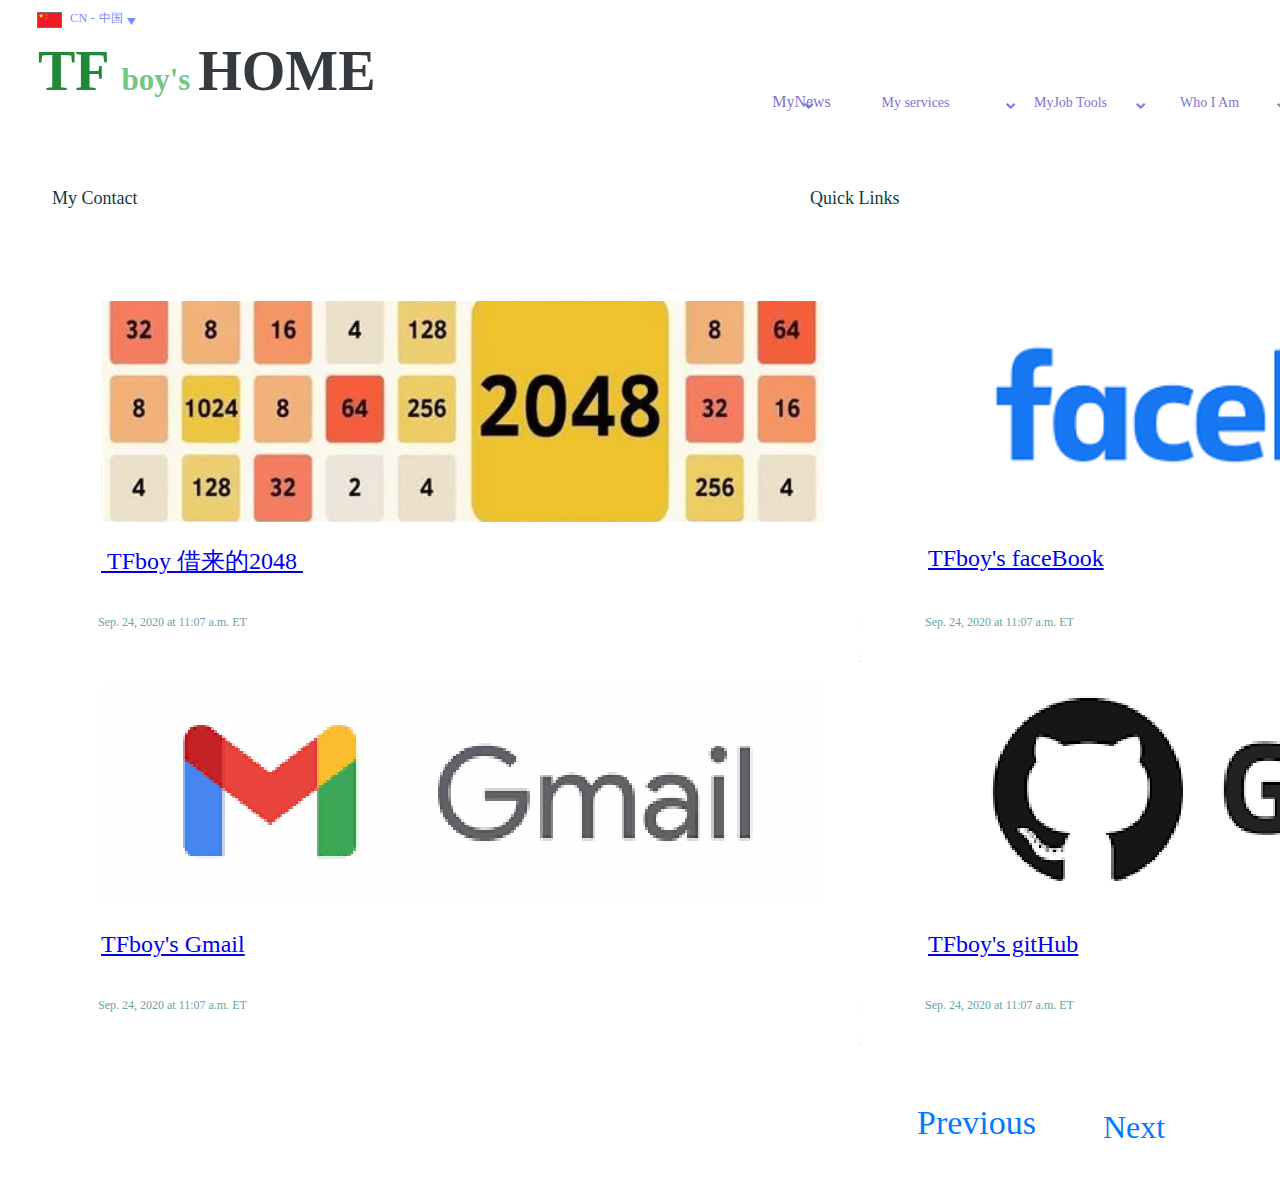
<file: index.html>
<!DOCTYPE html>
<html>
<head>
<meta charset="utf-8"/>
<meta http-equiv="X-UA-Compatible" content="IE=edge"/>
<meta name="viewport" content="width=device-width, initial-scale=1.0">
<title>TFboy's Home</title>
<style id="applicationStylesheet" type="text/css">
	.mediaViewInfo {
		--web-view-name: Web 1920 – 1;
		--web-view-id: Web_1920__1;
		--web-scale-on-resize: true;
		--web-enable-deep-linking: true;
	}
	:root {
		--web-view-ids: Web_1920__1;
	}
	* {
		margin: 0;
		padding: 0;
		box-sizing: border-box;
		border: none;
	}
	#Web_1920__1 {
		position: absolute;
		width: 2177px;
		height: 1186px;
		background-color: rgba(255,255,255,1);
		overflow: hidden;
		--web-view-name: Web 1920 – 1;
		--web-view-id: Web_1920__1;
		--web-scale-on-resize: true;
		--web-enable-deep-linking: true;
	}
	#n_3389 {
		position: absolute;
		width: 2176.917px;
		height: 1057px;
		left: 0px;
		top: 12px;
		overflow: visible;
	}
	#n_3392 {
		position: absolute;
		width: 1978px;
		height: 811px;
		left: 70px;
		top: 246px;
		overflow: visible;
	}
	#n_3633 {
		position: absolute;
		width: 790px;
		height: 514px;
		left: 0px;
		top: 0px;
		overflow: visible;
	}
	#n_1139 {
		fill: rgba(255,255,255,1);
	}
	.n_1139 {
		position: absolute;
		overflow: visible;
		width: 0px;
		height: 451px;
		left: 759px;
		top: 63px;
	}
	#Barclays_is_asking_more_banker {
		left: 790px;
		top: 354px;
		position: absolute;
		overflow: hidden;
		width: 1px;
		height: 58px;
		line-height: 30px;
		margin-top: -3px;
		text-align: left;
		font-family: Roboto;
		font-style: normal;
		font-weight: normal;
		font-size: 24px;
		color: rgba(19,59,58,1);
	}
	#n_1139_l {
		fill: rgba(255,255,255,1);
	}
	.n_1139_l {
		position: absolute;
		overflow: visible;
		width: 754px;
		height: 451px;
		left: 0px;
		top: 0px;
	}
	#Sep_24_2020_at_1107_am_ET {
		left: 28px;
		top: 358px;
		position: absolute;
		overflow: visible;
		width: 201px;
		height: 19px;
		line-height: 22px;
		margin-top: -5px;
		text-align: left;
		font-family: Roboto;
		font-style: normal;
		font-weight: normal;
		font-size: 12px;
		color: rgba(105,163,162,1);
	}
	#TFboys_2048 {
		left: 31px;
		top: 291px;
		position: absolute;
		overflow: visible;
		width: 755px;
		height: 58px;
		line-height: 30px;
		margin-top: -3px;
		text-align: left;
		font-family: Roboto;
		font-style: normal;
		font-weight: normal;
		font-size: 24px;
		color: rgba(224,168,0,1);
	}
	#u443485579431011457fm253fmtaut {
		position: absolute;
		width: 723px;
		height: 221px;
		left: 31px;
		top: 43px;
		overflow: visible;
	}
	#People_News_Teaser {
		position: absolute;
		width: 389px;
		height: 409px;
		left: 1589px;
		top: 4px;
		overflow: visible;
	}
	#n_3528 {
		position: absolute;
		width: 389px;
		height: 409px;
		left: 0px;
		top: 0px;
		overflow: visible;
	}
	#n_1142 {
		fill: rgba(255,255,255,1);
	}
	.n_1142 {
		position: absolute;
		overflow: visible;
		width: 374px;
		height: 409px;
		left: 15px;
		top: 0px;
	}
	#Oct_29_2019_at_606_am_ET_ {
		left: 43px;
		top: 365px;
		position: absolute;
		overflow: visible;
		width: 315px;
		height: 19px;
		line-height: 22px;
		margin-top: -5px;
		text-align: left;
		font-family: Roboto;
		font-style: normal;
		font-weight: normal;
		font-size: 12px;
		color: rgba(105,163,162,1);
	}
	#n__________________TFboys_pict {
		left: 0px;
		top: 251px;
		position: absolute;
		overflow: visible;
		width: 315px;
		height: 144px;
		text-align: left;
		font-family: Roboto;
		font-style: normal;
		font-weight: normal;
		font-size: 20px;
		color: rgba(19,59,58,1);
	}
	#srchttp___safe-imgxhscdncom_bw {
		position: absolute;
		width: 183px;
		height: 177px;
		left: 111px;
		top: 58px;
		overflow: visible;
	}
	#n_10__1 {
		position: absolute;
		width: 331px;
		height: 451px;
		left: 1604px;
		top: 360px;
		overflow: visible;
	}
	#n_1153 {
		fill: rgba(255,255,255,1);
	}
	.n_1153 {
		position: absolute;
		overflow: visible;
		width: 331px;
		height: 451px;
		left: 0px;
		top: 0px;
	}
	#ic_account_balance_24px {
		fill: rgba(117,139,253,1);
	}
	.ic_account_balance_24px {
		overflow: visible;
		position: absolute;
		width: 32.095px;
		height: 33.522px;
		left: 87.695px;
		top: 73.092px;
		transform: matrix(1,0,0,1,0,0);
	}
	#ic_cloud_done_24px {
		fill: rgba(117,139,253,1);
	}
	.ic_cloud_done_24px {
		overflow: visible;
		position: absolute;
		width: 40.119px;
		height: 25.86px;
		left: 210.058px;
		top: 76.923px;
		transform: matrix(1,0,0,1,0,0);
	}
	#Policy {
		left: 87px;
		top: 119px;
		position: absolute;
		overflow: visible;
		width: 28px;
		white-space: nowrap;
		line-height: 62px;
		margin-top: -26px;
		text-align: left;
		font-family: Roboto;
		font-style: normal;
		font-weight: normal;
		font-size: 10px;
		color: rgba(19,59,58,1);
	}
	#Software {
		left: 204px;
		top: 119px;
		position: absolute;
		overflow: visible;
		width: 41px;
		white-space: nowrap;
		line-height: 12px;
		margin-top: -1px;
		text-align: center;
		font-family: Roboto;
		font-style: normal;
		font-weight: normal;
		font-size: 10px;
		color: rgba(19,59,58,1);
	}
	#ic_important_devices_24px {
		fill: rgba(117,139,253,1);
	}
	.ic_important_devices_24px {
		overflow: visible;
		position: absolute;
		width: 40.119px;
		height: 32.565px;
		left: 210.058px;
		top: 196.646px;
		transform: matrix(1,0,0,1,0,0);
	}
	#ic_face_24px {
		fill: rgba(117,139,253,1);
	}
	.ic_face_24px {
		overflow: visible;
		position: absolute;
		width: 34.101px;
		height: 32.565px;
		left: 86.692px;
		top: 196.646px;
		transform: matrix(1,0,0,1,0,0);
	}
	#Directory {
		left: 80px;
		top: 241px;
		position: absolute;
		overflow: visible;
		width: 41px;
		white-space: nowrap;
		line-height: 62px;
		margin-top: -26px;
		text-align: left;
		font-family: Roboto;
		font-style: normal;
		font-weight: normal;
		font-size: 10px;
		color: rgba(19,59,58,1);
	}
	#Hardware {
		left: 202px;
		top: 241px;
		position: absolute;
		overflow: visible;
		width: 44px;
		white-space: nowrap;
		line-height: 62px;
		margin-top: -26px;
		text-align: left;
		font-family: Roboto;
		font-style: normal;
		font-weight: normal;
		font-size: 10px;
		color: rgba(19,59,58,1);
	}
	#ic_contact_mail_24px {
		fill: rgba(117,139,253,1);
	}
	.ic_contact_mail_24px {
		overflow: visible;
		position: absolute;
		width: 40.119px;
		height: 28.734px;
		left: 83.684px;
		top: 320.2px;
		transform: matrix(1,0,0,1,0,0);
	}
	#ic_event_available_24px {
		fill: rgba(117,139,253,1);
	}
	.ic_event_available_24px {
		overflow: visible;
		position: absolute;
		width: 30.089px;
		height: 32.565px;
		left: 215.073px;
		top: 318.284px;
		transform: matrix(1,0,0,1,0,0);
	}
	#Office {
		left: 88px;
		top: 363px;
		position: absolute;
		overflow: visible;
		width: 27px;
		white-space: nowrap;
		line-height: 62px;
		margin-top: -26px;
		text-align: left;
		font-family: Roboto;
		font-style: normal;
		font-weight: normal;
		font-size: 10px;
		color: rgba(19,59,58,1);
	}
	#Events {
		left: 211px;
		top: 363px;
		position: absolute;
		overflow: visible;
		width: 31px;
		white-space: nowrap;
		line-height: 62px;
		margin-top: -26px;
		text-align: left;
		font-family: Roboto;
		font-style: normal;
		font-weight: normal;
		font-size: 10px;
		color: rgba(19,59,58,1);
	}
	#n_17__2 {
		position: absolute;
		width: 790px;
		height: 514px;
		left: 827px;
		top: 0px;
		overflow: visible;
	}
	#n_1139_ba {
		fill: rgba(255,255,255,1);
	}
	.n_1139_ba {
		position: absolute;
		overflow: visible;
		width: 0px;
		height: 451px;
		left: 759px;
		top: 63px;
	}
	#Barclays_is_asking_more_banker_bb {
		left: 790px;
		top: 354px;
		position: absolute;
		overflow: hidden;
		width: 1px;
		height: 58px;
		line-height: 30px;
		margin-top: -3px;
		text-align: left;
		font-family: Roboto;
		font-style: normal;
		font-weight: normal;
		font-size: 24px;
		color: rgba(19,59,58,1);
	}
	#n_1139_bc {
		fill: rgba(255,255,255,1);
	}
	.n_1139_bc {
		position: absolute;
		overflow: visible;
		width: 754px;
		height: 451px;
		left: 0px;
		top: 0px;
	}
	#Sep_24_2020_at_1107_am_ET_bd {
		left: 28px;
		top: 358px;
		position: absolute;
		overflow: visible;
		width: 201px;
		height: 19px;
		line-height: 22px;
		margin-top: -5px;
		text-align: left;
		font-family: Roboto;
		font-style: normal;
		font-weight: normal;
		font-size: 12px;
		color: rgba(105,163,162,1);
	}
	#TFboys_faceBook {
		left: 31px;
		top: 288px;
		position: absolute;
		overflow: visible;
		width: 755px;
		height: 58px;
		line-height: 30px;
		margin-top: -3px;
		text-align: left;
		font-family: Roboto;
		font-style: normal;
		font-weight: normal;
		font-size: 24px;
		color: rgba(0,105,217,1);
	}
	#n_1 {
		position: absolute;
		width: 723px;
		height: 221px;
		left: 31px;
		top: 43px;
		overflow: visible;
	}
	#n_3391 {
		position: absolute;
		width: 1903px;
		height: 24px;
		left: 52px;
		top: 177px;
		overflow: visible;
	}
	#My_Contact {
		left: 0px;
		top: 0px;
		position: absolute;
		overflow: visible;
		width: 1146px;
		height: 24px;
		line-height: 24px;
		margin-top: -3px;
		text-align: left;
		font-family: Roboto;
		font-style: normal;
		font-weight: normal;
		font-size: 18px;
		color: rgba(19,59,58,1);
	}
	#Quick_Links {
		left: 758px;
		top: 0px;
		position: absolute;
		overflow: hidden;
		width: 1146px;
		height: 21px;
		line-height: 24px;
		margin-top: -3px;
		text-align: left;
		font-family: Roboto;
		font-style: normal;
		font-weight: normal;
		font-size: 18px;
		color: rgba(19,59,58,1);
	}
	#n_3390 {
		position: absolute;
		width: 2176.917px;
		height: 141px;
		left: 0px;
		top: 0px;
		overflow: visible;
	}
	#n_218__1 {
		position: absolute;
		width: 2176px;
		height: 96px;
		left: 0px;
		top: 11px;
		overflow: visible;
	}
	#n_1107 {
		fill: rgba(255,255,255,1);
	}
	.n_1107 {
		position: absolute;
		overflow: visible;
		width: 2176px;
		height: 96px;
		left: 0px;
		top: 0px;
	}
	#n_222__2 {
		position: absolute;
		width: 102px;
		height: 35px;
		left: 38px;
		top: 30px;
		overflow: visible;
	}
	#allPort {
		left: 0px;
		top: 0px;
		position: absolute;
		overflow: visible;
		width: 103px;
		white-space: nowrap;
		line-height: 64px;
		margin-top: -16.5px;
		text-align: left;
		font-family: Ubuntu;
		font-style: normal;
		font-weight: bold;
		font-size: 31px;
		color: rgba(39,24,127,1);
	}
	#n_3364 {
		position: absolute;
		width: 227px;
		height: 37px;
		left: 1909px;
		top: 29px;
		overflow: visible;
	}
	#n_1094 {
		fill: rgba(242,245,248,1);
	}
	.n_1094 {
		position: absolute;
		overflow: visible;
		width: 227px;
		height: 37px;
		left: 0px;
		top: 0px;
	}
	#n_1152 {
		fill: rgba(129,114,213,1);
	}
	.n_1152 {
		position: absolute;
		overflow: visible;
		width: 37px;
		height: 37px;
		left: 190px;
		top: 0px;
	}
	#n_3091 {
		position: absolute;
		width: 11.76px;
		height: 11.76px;
		left: 202.656px;
		top: 13.24px;
		overflow: visible;
	}
	#Search {
		position: absolute;
		width: 11.76px;
		height: 11.76px;
		left: 0px;
		top: 0px;
		overflow: visible;
	}
	#n_2 {
		fill: rgba(255,255,255,1);
	}
	.n_2 {
		overflow: visible;
		position: absolute;
		width: 11.76px;
		height: 11.76px;
		left: 0px;
		top: 0px;
		transform: matrix(1,0,0,1,0,0);
	}
	#Search_bu {
		left: 26px;
		top: 9px;
		position: absolute;
		overflow: visible;
		width: 45px;
		white-space: nowrap;
		text-align: center;
		font-family: Roboto;
		font-style: normal;
		font-weight: normal;
		font-size: 14px;
		color: rgba(105,163,162,1);
	}
	#n_3363 {
		position: absolute;
		width: 528.424px;
		height: 19px;
		left: 758px;
		top: 38px;
		overflow: visible;
	}
	#n_3088 {
		position: absolute;
		width: 501px;
		height: 19px;
		left: 0px;
		top: 0px;
		overflow: visible;
		padding: 0px;
	}
	#Who_We_Are {
		left: 425px;
		top: 0px;
		position: absolute;
		overflow: visible;
		width: 77px;
		white-space: nowrap;
		text-align: center;
		font-family: Roboto;
		font-style: normal;
		font-weight: normal;
		font-size: 14px;
		color: rgba(129,114,213,1);
	}
	#Job_Tools {
		left: 297px;
		top: 0px;
		position: absolute;
		overflow: visible;
		width: 61px;
		white-space: nowrap;
		text-align: center;
		font-family: Roboto;
		font-style: normal;
		font-weight: normal;
		font-size: 14px;
		color: rgba(129,114,213,1);
	}
	#Department_services {
		left: 102px;
		top: 0px;
		position: absolute;
		overflow: visible;
		width: 131px;
		white-space: nowrap;
		text-align: center;
		font-family: Roboto;
		font-style: normal;
		font-weight: normal;
		font-size: 14px;
		color: rgba(129,114,213,1);
	}
	#News {
		left: 0px;
		top: 0px;
		position: absolute;
		overflow: visible;
		width: 37px;
		white-space: nowrap;
		text-align: center;
		font-family: Roboto;
		font-style: normal;
		font-weight: normal;
		font-size: 14px;
		color: rgba(129,114,213,1);
	}
	#n_2877 {
		fill: rgba(129,114,213,1);
	}
	.n_2877 {
		overflow: visible;
		position: absolute;
		width: 9.4px;
		height: 6.1px;
		left: 46.024px;
		top: 8px;
		transform: matrix(1,0,0,1,0,0);
	}
	#n_2885 {
		fill: rgba(129,114,213,1);
	}
	.n_2885 {
		overflow: visible;
		position: absolute;
		width: 9.4px;
		height: 6.1px;
		left: 248.024px;
		top: 8px;
		transform: matrix(1,0,0,1,0,0);
	}
	#n_2886 {
		fill: rgba(129,114,213,1);
	}
	.n_2886 {
		overflow: visible;
		position: absolute;
		width: 9.4px;
		height: 6.1px;
		left: 378.024px;
		top: 8px;
		transform: matrix(1,0,0,1,0,0);
	}
	#n_2887 {
		fill: rgba(129,114,213,1);
	}
	.n_2887 {
		overflow: visible;
		position: absolute;
		width: 9.4px;
		height: 6.1px;
		left: 519.024px;
		top: 8px;
		transform: matrix(1,0,0,1,0,0);
	}
	#n_223__15 {
		position: absolute;
		width: 64px;
		height: 16px;
		left: 1565px;
		top: 40px;
		overflow: visible;
	}
	#Covid_Info {
		left: 0px;
		top: -2px;
		position: absolute;
		overflow: visible;
		width: 65px;
		white-space: nowrap;
		text-align: center;
		font-family: Roboto;
		font-style: normal;
		font-weight: normal;
		font-size: 14px;
		color: rgba(129,114,213,1);
	}
	#n_218__2 {
		position: absolute;
		width: 2176.917px;
		height: 141px;
		left: 0px;
		top: 0px;
		overflow: visible;
	}
	#n_1107_b {
		fill: rgba(255,255,255,1);
	}
	.n_1107_b {
		position: absolute;
		overflow: visible;
		width: 2176px;
		height: 130px;
		left: 0px;
		top: 11px;
	}
	#n_222__2_b {
		position: absolute;
		width: 330px;
		height: 74px;
		left: 38px;
		top: 44px;
		overflow: visible;
	}
	#TF_boys_HOME {
		left: 0px;
		top: 0px;
		position: absolute;
		overflow: visible;
		width: 331px;
		white-space: nowrap;
		line-height: 67px;
		margin-top: -18px;
		text-align: left;
		font-family: Ubuntu;
		font-style: normal;
		font-weight: bold;
		font-size: 31px;
		color: rgba(39,24,127,1);
	}
	#n_3364_cb {
		position: absolute;
		width: 227px;
		height: 37px;
		left: 1909px;
		top: 74px;
		overflow: visible;
	}
	#n_1094_cc {
		fill: rgba(242,245,248,1);
	}
	.n_1094_cc {
		position: absolute;
		overflow: visible;
		width: 227px;
		height: 37px;
		left: 0px;
		top: 0px;
	}
	#n_1152_cd {
		fill: rgba(129,114,213,1);
	}
	.n_1152_cd {
		position: absolute;
		overflow: visible;
		width: 37px;
		height: 37px;
		left: 190px;
		top: 0px;
	}
	#n_3091_ce {
		position: absolute;
		width: 11.76px;
		height: 11.76px;
		left: 202.656px;
		top: 13.24px;
		overflow: visible;
	}
	#Search_cf {
		position: absolute;
		width: 11.76px;
		height: 11.76px;
		left: 0px;
		top: 0px;
		overflow: visible;
	}
	#n_2_cg {
		fill: rgba(255,255,255,1);
	}
	.n_2_cg {
		overflow: visible;
		position: absolute;
		width: 11.76px;
		height: 11.76px;
		left: 0px;
		top: 0px;
		transform: matrix(1,0,0,1,0,0);
	}
	#Search_ch {
		left: 26px;
		top: 9px;
		position: absolute;
		overflow: visible;
		width: 45px;
		white-space: nowrap;
		text-align: center;
		font-family: Roboto;
		font-style: normal;
		font-weight: normal;
		font-size: 14px;
		color: rgba(105,163,162,1);
	}
	#language-slection {
		position: absolute;
		width: 99px;
		height: 16px;
		left: 37px;
		top: 0px;
		overflow: visible;
	}
	#Search_cj {
		left: 33px;
		top: 0px;
		position: absolute;
		overflow: visible;
		width: 53px;
		white-space: nowrap;
		line-height: 18px;
		margin-top: -3px;
		text-align: left;
		font-family: Roboto;
		font-style: normal;
		font-weight: normal;
		font-size: 12px;
		color: rgba(117,139,253,1);
		letter-spacing: 0.4px;
		text-transform: uppercase;
	}
	#ico_arrow {
		fill: rgba(117,139,253,1);
	}
	.ico_arrow {
		overflow: visible;
		position: absolute;
		width: 7px;
		height: 9px;
		transform: translate(0px, 0px) matrix(1,0,0,1,91.0003,5) rotate(90deg);
		transform-origin: center;
		left: 0px;
		top: 0px;
	}
	#f9198618367adab44aedde018e9fa4 {
		position: absolute;
		width: 25px;
		height: 16px;
		left: 0px;
		top: 0px;
		overflow: visible;
	}
	#n_3362 {
		position: absolute;
		width: 65px;
		height: 16px;
		left: 2062px;
		top: 22px;
		overflow: visible;
	}
	#Search_cn {
		left: 16px;
		top: 0px;
		position: absolute;
		overflow: visible;
		width: 50px;
		white-space: nowrap;
		line-height: 18px;
		margin-top: -3px;
		text-align: left;
		font-family: Roboto;
		font-style: normal;
		font-weight: normal;
		font-size: 12px;
		color: rgba(117,139,253,1);
		letter-spacing: 0.4px;
		text-transform: uppercase;
	}
	#n_6__2 {
		position: absolute;
		width: 9px;
		height: 9px;
		left: 0px;
		top: 4px;
		overflow: visible;
	}
	#n_1_cp {
		fill: rgba(117,139,253,1);
	}
	.n_1_cp {
		overflow: visible;
		position: absolute;
		width: 9px;
		height: 9px;
		left: 0px;
		top: 0px;
		transform: matrix(1,0,0,1,0,0);
	}
	#n_3363_cq {
		position: absolute;
		width: 515.979px;
		height: 21px;
		left: 770px;
		top: 81px;
		overflow: visible;
	}
	#n_3088_cr {
		position: absolute;
		width: 469px;
		height: 21px;
		left: 0px;
		top: 0px;
		overflow: visible;
		padding: 0px;
	}
	#Who_I_Am {
		left: 409px;
		top: 2px;
		position: absolute;
		overflow: visible;
		width: 61px;
		white-space: nowrap;
		text-align: center;
		font-family: Roboto;
		font-style: normal;
		font-weight: normal;
		font-size: 14px;
		color: rgba(129,114,213,1);
	}
	#MyJob_Tools {
		left: 260px;
		top: 2px;
		position: absolute;
		overflow: visible;
		width: 81px;
		white-space: nowrap;
		text-align: center;
		font-family: Roboto;
		font-style: normal;
		font-weight: normal;
		font-size: 14px;
		color: rgba(129,114,213,1);
	}
	#My_services {
		left: 108px;
		top: 2px;
		position: absolute;
		overflow: visible;
		width: 75px;
		white-space: nowrap;
		text-align: center;
		font-family: Roboto;
		font-style: normal;
		font-weight: normal;
		font-size: 14px;
		color: rgba(129,114,213,1);
	}
	#MyNews {
		left: 0px;
		top: 0px;
		position: absolute;
		overflow: visible;
		width: 63px;
		white-space: nowrap;
		text-align: center;
		font-family: Roboto;
		font-style: normal;
		font-weight: normal;
		font-size: 16px;
		color: rgba(129,114,213,1);
	}
	#n_2877_cw {
		fill: rgba(129,114,213,1);
	}
	.n_2877_cw {
		overflow: visible;
		position: absolute;
		width: 9.4px;
		height: 6.1px;
		left: 33.579px;
		top: 10px;
		transform: matrix(1,0,0,1,0,0);
	}
	#n_2885_cx {
		fill: rgba(129,114,213,1);
	}
	.n_2885_cx {
		overflow: visible;
		position: absolute;
		width: 9.4px;
		height: 6.1px;
		left: 235.579px;
		top: 10px;
		transform: matrix(1,0,0,1,0,0);
	}
	#n_2886_cy {
		fill: rgba(129,114,213,1);
	}
	.n_2886_cy {
		overflow: visible;
		position: absolute;
		width: 9.4px;
		height: 6.1px;
		left: 365.579px;
		top: 10px;
		transform: matrix(1,0,0,1,0,0);
	}
	#n_2887_cz {
		fill: rgba(129,114,213,1);
	}
	.n_2887_cz {
		overflow: visible;
		position: absolute;
		width: 9.4px;
		height: 6.1px;
		left: 506.579px;
		top: 10px;
		transform: matrix(1,0,0,1,0,0);
	}
	#n_39 {
		fill: transparent;
		stroke: rgba(241,242,246,1);
		stroke-width: 1px;
		stroke-linejoin: miter;
		stroke-linecap: butt;
		stroke-miterlimit: 4;
		shape-rendering: auto;
	}
	.n_39 {
		overflow: visible;
		position: absolute;
		width: 2176.417px;
		height: 1px;
		left: 0.5px;
		top: 45.5px;
		transform: matrix(1,0,0,1,0,0);
	}
	#n_223__15_c {
		position: absolute;
		width: 64px;
		height: 16px;
		left: 1565px;
		top: 85px;
		overflow: visible;
	}
	#Covid_Info_c {
		left: 0px;
		top: -2px;
		position: absolute;
		overflow: visible;
		width: 65px;
		white-space: nowrap;
		text-align: center;
		font-family: Roboto;
		font-style: normal;
		font-weight: normal;
		font-size: 14px;
		color: rgba(129,114,213,1);
	}
	#n_17__3 {
		position: absolute;
		width: 790px;
		height: 514px;
		left: 70px;
		top: 641px;
		overflow: visible;
	}
	#n_1139_c {
		fill: rgba(255,255,255,1);
	}
	.n_1139_c {
		position: absolute;
		overflow: visible;
		width: 0px;
		height: 451px;
		left: 759px;
		top: 63px;
	}
	#Barclays_is_asking_more_banker_c {
		left: 790px;
		top: 354px;
		position: absolute;
		overflow: hidden;
		width: 1px;
		height: 58px;
		line-height: 30px;
		margin-top: -3px;
		text-align: left;
		font-family: Roboto;
		font-style: normal;
		font-weight: normal;
		font-size: 24px;
		color: rgba(19,59,58,1);
	}
	#n_1139_da {
		fill: rgba(255,255,255,1);
	}
	.n_1139_da {
		position: absolute;
		overflow: visible;
		width: 754px;
		height: 451px;
		left: 0px;
		top: 0px;
	}
	#Sep_24_2020_at_1107_am_ET_c {
		left: 28px;
		top: 358px;
		position: absolute;
		overflow: visible;
		width: 201px;
		height: 19px;
		line-height: 22px;
		margin-top: -5px;
		text-align: left;
		font-family: Roboto;
		font-style: normal;
		font-weight: normal;
		font-size: 12px;
		color: rgba(105,163,162,1);
	}
	#TFboys_Gmail {
		left: 31px;
		top: 291px;
		position: absolute;
		overflow: visible;
		width: 755px;
		height: 58px;
		line-height: 30px;
		margin-top: -3px;
		text-align: left;
		font-family: Roboto;
		font-style: normal;
		font-weight: normal;
		font-size: 24px;
		color: rgba(200,35,51,1);
	}
	#Rectangle {
		position: absolute;
		width: 723px;
		height: 221px;
		left: 31px;
		top: 43px;
		overflow: visible;
	}
	#n_17__4 {
		position: absolute;
		width: 790px;
		height: 514px;
		left: 897px;
		top: 641px;
		overflow: visible;
	}
	#n_1139_db {
		fill: rgba(255,255,255,1);
	}
	.n_1139_db {
		position: absolute;
		overflow: visible;
		width: 0px;
		height: 451px;
		left: 759px;
		top: 63px;
	}
	#Barclays_is_asking_more_banker_dc {
		left: 790px;
		top: 354px;
		position: absolute;
		overflow: hidden;
		width: 1px;
		height: 58px;
		line-height: 30px;
		margin-top: -3px;
		text-align: left;
		font-family: Roboto;
		font-style: normal;
		font-weight: normal;
		font-size: 24px;
		color: rgba(19,59,58,1);
	}
	#n_1139_dd {
		fill: rgba(255,255,255,1);
	}
	.n_1139_dd {
		position: absolute;
		overflow: visible;
		width: 754px;
		height: 451px;
		left: 0px;
		top: 0px;
	}
	#Sep_24_2020_at_1107_am_ET_de {
		left: 28px;
		top: 358px;
		position: absolute;
		overflow: visible;
		width: 201px;
		height: 19px;
		line-height: 22px;
		margin-top: -5px;
		text-align: left;
		font-family: Roboto;
		font-style: normal;
		font-weight: normal;
		font-size: 12px;
		color: rgba(105,163,162,1);
	}
	#TFboys_gitHub {
		left: 31px;
		top: 291px;
		position: absolute;
		overflow: visible;
		width: 755px;
		height: 58px;
		line-height: 30px;
		margin-top: -3px;
		text-align: left;
		font-family: Roboto;
		font-style: normal;
		font-weight: normal;
		font-size: 24px;
		color: rgba(35,39,43,1);
	}
	#n_1_dg {
		position: absolute;
		width: 723px;
		height: 221px;
		left: 31px;
		top: 43px;
		overflow: visible;
	}
	#PaginationRightDefault {
		position: absolute;
		width: 94px;
		height: 56px;
		left: 1089px;
		top: 1099px;
		overflow: visible;
		padding: 10px 14px 10px 14px;
	}
	#InputGroupBaseOutlineLeft {
		fill: rgba(255,255,255,1);
	}
	.InputGroupBaseOutlineLeft {
		position: absolute;
		overflow: visible;
		width: 94px;
		height: 56px;
		left: 0px;
		top: 0px;
	}
	#Next {
		left: 14px;
		top: 10px;
		position: absolute;
		overflow: visible;
		width: 67px;
		white-space: nowrap;
		text-align: left;
		font-family: Helvetica Neue;
		font-style: normal;
		font-weight: normal;
		font-size: 32px;
		color: rgba(0,123,255,1);
	}
	#PaginationLeftLarge {
		position: absolute;
		width: 172px;
		height: 63px;
		left: 897px;
		top: 1092px;
		overflow: visible;
		padding: 12px 20px 13px 20px;
	}
	#base {
		fill: rgba(255,255,255,1);
	}
	.base {
		position: absolute;
		overflow: visible;
		width: 172px;
		height: 63px;
		left: 0px;
		top: 0px;
	}
	#Previous {
		left: 20px;
		top: 12px;
		position: absolute;
		overflow: visible;
		width: 133px;
		white-space: nowrap;
		text-align: left;
		font-family: Helvetica Neue;
		font-style: normal;
		font-weight: normal;
		font-size: 34px;
		color: rgba(0,123,255,1);
	}
</style>
<script id="applicationScript">
///////////////////////////////////////
// INITIALIZATION
///////////////////////////////////////

/**
 * Functionality for scaling, showing by media query, and navigation between multiple pages on a single page. 
 * Code subject to change.
 **/

if (window.console==null) { window["console"] = { log : function() {} } }; // some browsers do not set console

var Application = function() {
	// event constants
	this.prefix = "--web-";
	this.NAVIGATION_CHANGE = "viewChange";
	this.VIEW_NOT_FOUND = "viewNotFound";
	this.VIEW_CHANGE = "viewChange";
	this.VIEW_CHANGING = "viewChanging";
	this.STATE_NOT_FOUND = "stateNotFound";
	this.APPLICATION_COMPLETE = "applicationComplete";
	this.APPLICATION_RESIZE = "applicationResize";
	this.SIZE_STATE_NAME = "data-is-view-scaled";
	this.STATE_NAME = this.prefix + "state";

	this.lastTrigger = null;
	this.lastView = null;
	this.lastState = null;
	this.lastOverlay = null;
	this.currentView = null;
	this.currentState = null;
	this.currentOverlay = null;
	this.currentQuery = {index: 0, rule: null, mediaText: null, id: null};
	this.inclusionQuery = "(min-width: 0px)";
	this.exclusionQuery = "none and (min-width: 99999px)";
	this.LastModifiedDateLabelName = "LastModifiedDateLabel";
	this.viewScaleSliderId = "ViewScaleSliderInput";
	this.pageRefreshedName = "showPageRefreshedNotification";
	this.application = null;
	this.applicationStylesheet = null;
	this.showByMediaQuery = null;
	this.mediaQueryDictionary = {};
	this.viewsDictionary = {};
	this.addedViews = [];
	this.viewStates = [];
	this.views = [];
	this.viewIds = [];
	this.viewQueries = {};
	this.overlays = {};
	this.overlayIds = [];
	this.numberOfViews = 0;
	this.verticalPadding = 0;
	this.horizontalPadding = 0;
	this.stateName = null;
	this.viewScale = 1;
	this.viewLeft = 0;
	this.viewTop = 0;
	this.horizontalScrollbarsNeeded = false;
	this.verticalScrollbarsNeeded = false;

	// view settings
	this.showUpdateNotification = false;
	this.showNavigationControls = false;
	this.scaleViewsToFit = false;
	this.scaleToFitOnDoubleClick = false;
	this.actualSizeOnDoubleClick = false;
	this.scaleViewsOnResize = false;
	this.navigationOnKeypress = false;
	this.showViewName = false;
	this.enableDeepLinking = true;
	this.refreshPageForChanges = false;
	this.showRefreshNotifications = true;

	// view controls
	this.scaleViewSlider = null;
	this.lastModifiedLabel = null;
	this.supportsPopState = false; // window.history.pushState!=null;
	this.initialized = false;

	// refresh properties
	this.refreshDuration = 250;
	this.lastModifiedDate = null;
	this.refreshRequest = null;
	this.refreshInterval = null;
	this.refreshContent = null;
	this.refreshContentSize = null;
	this.refreshCheckContent = false;
	this.refreshCheckContentSize = false;

	var self = this;

	self.initialize = function(event) {
		var view = self.getVisibleView();
		var views = self.getVisibleViews();
		if (view==null) view = self.getInitialView();
		self.collectViews();
		self.collectOverlays();
		self.collectMediaQueries();

		for (let index = 0; index < views.length; index++) {
			var view = views[index];
			self.setViewOptions(view);
			self.setViewVariables(view);
			self.centerView(view);
		}

		// sometimes the body size is 0 so we call this now and again later
		if (self.initialized) {
			window.addEventListener(self.NAVIGATION_CHANGE, self.viewChangeHandler);
			window.addEventListener("keyup", self.keypressHandler);
			window.addEventListener("keypress", self.keypressHandler);
			window.addEventListener("resize", self.resizeHandler);
			window.document.addEventListener("dblclick", self.doubleClickHandler);

			if (self.supportsPopState) {
				window.addEventListener('popstate', self.popStateHandler);
			}
			else {
				window.addEventListener('hashchange', self.hashChangeHandler);
			}

			// we are ready to go
			window.dispatchEvent(new Event(self.APPLICATION_COMPLETE));
		}

		if (self.initialized==false) {
			if (self.enableDeepLinking) {
				self.syncronizeViewToURL();
			} 
	
			if (self.refreshPageForChanges) {
				self.setupRefreshForChanges();
			}
	
			self.initialized = true;
		}
		
		if (self.scaleViewsToFit) {
			self.viewScale = self.scaleViewToFit(view);
			
			if (self.viewScale<0) {
				setTimeout(self.scaleViewToFit, 500, view);
			}
		}
		else if (view) {
			self.viewScale = self.getViewScaleValue(view);
			self.centerView(view);
			self.updateSliderValue(self.viewScale);
		}
		else {
			// no view found
		}
	
		if (self.showUpdateNotification) {
			self.showNotification();
		}

		//"addEventListener" in window ? null : window.addEventListener = window.attachEvent;
		//"addEventListener" in document ? null : document.addEventListener = document.attachEvent;
	}


	///////////////////////////////////////
	// AUTO REFRESH 
	///////////////////////////////////////

	self.setupRefreshForChanges = function() {
		self.refreshRequest = new XMLHttpRequest();

		if (!self.refreshRequest) {
			return false;
		}

		// get document start values immediately
		self.requestRefreshUpdate();
	}

	/**
	 * Attempt to check the last modified date by the headers 
	 * or the last modified property from the byte array (experimental)
	 **/
	self.requestRefreshUpdate = function() {
		var url = document.location.href;
		var protocol = window.location.protocol;
		var method;
		
		try {

			if (self.refreshCheckContentSize) {
				self.refreshRequest.open('HEAD', url, true);
			}
			else if (self.refreshCheckContent) {
				self.refreshContent = document.documentElement.outerHTML;
				self.refreshRequest.open('GET', url, true);
				self.refreshRequest.responseType = "text";
			}
			else {

				// get page last modified date for the first call to compare to later
				if (self.lastModifiedDate==null) {

					// File system does not send headers in FF so get blob if possible
					if (protocol=="file:") {
						self.refreshRequest.open("GET", url, true);
						self.refreshRequest.responseType = "blob";
					}
					else {
						self.refreshRequest.open("HEAD", url, true);
						self.refreshRequest.responseType = "blob";
					}

					self.refreshRequest.onload = self.refreshOnLoadOnceHandler;

					// In some browsers (Chrome & Safari) this error occurs at send: 
					// 
					// Chrome - Access to XMLHttpRequest at 'file:///index.html' from origin 'null' 
					// has been blocked by CORS policy: 
					// Cross origin requests are only supported for protocol schemes: 
					// http, data, chrome, chrome-extension, https.
					// 
					// Safari - XMLHttpRequest cannot load file:///Users/user/Public/index.html. Cross origin requests are only supported for HTTP.
					// 
					// Solution is to run a local server, set local permissions or test in another browser
					self.refreshRequest.send(null);

					// In MS browsers the following behavior occurs possibly due to an AJAX call to check last modified date: 
					// 
					// DOM7011: The code on this page disabled back and forward caching.

					// In Brave (Chrome) error when on the server
					// index.js:221 HEAD https://www.example.com/ net::ERR_INSUFFICIENT_RESOURCES
					// self.refreshRequest.send(null);

				}
				else {
					self.refreshRequest = new XMLHttpRequest();
					self.refreshRequest.onreadystatechange = self.refreshHandler;
					self.refreshRequest.ontimeout = function() {
						self.log("Couldn't find page to check for updates");
					}
					
					var method;
					if (protocol=="file:") {
						method = "GET";
					}
					else {
						method = "HEAD";
					}

					//refreshRequest.open('HEAD', url, true);
					self.refreshRequest.open(method, url, true);
					self.refreshRequest.responseType = "blob";
					self.refreshRequest.send(null);
				}
			}
		}
		catch (error) {
			self.log("Refresh failed for the following reason:")
			self.log(error);
		}
	}

	self.refreshHandler = function() {
		var contentSize;

		try {

			if (self.refreshRequest.readyState === XMLHttpRequest.DONE) {
				
				if (self.refreshRequest.status === 2 || 
					self.refreshRequest.status === 200) {
					var pageChanged = false;

					self.updateLastModifiedLabel();

					if (self.refreshCheckContentSize) {
						var lastModifiedHeader = self.refreshRequest.getResponseHeader("Last-Modified");
						contentSize = self.refreshRequest.getResponseHeader("Content-Length");
						//lastModifiedDate = refreshRequest.getResponseHeader("Last-Modified");
						var headers = self.refreshRequest.getAllResponseHeaders();
						var hasContentHeader = headers.indexOf("Content-Length")!=-1;
						
						if (hasContentHeader) {
							contentSize = self.refreshRequest.getResponseHeader("Content-Length");

							// size has not been set yet
							if (self.refreshContentSize==null) {
								self.refreshContentSize = contentSize;
								// exit and let interval call this method again
								return;
							}

							if (contentSize!=self.refreshContentSize) {
								pageChanged = true;
							}
						}
					}
					else if (self.refreshCheckContent) {

						if (self.refreshRequest.responseText!=self.refreshContent) {
							pageChanged = true;
						}
					}
					else {
						lastModifiedHeader = self.getLastModified(self.refreshRequest);

						if (self.lastModifiedDate!=lastModifiedHeader) {
							self.log("lastModifiedDate:" + self.lastModifiedDate + ",lastModifiedHeader:" +lastModifiedHeader);
							pageChanged = true;
						}

					}

					
					if (pageChanged) {
						clearInterval(self.refreshInterval);
						self.refreshUpdatedPage();
						return;
					}

				}
				else {
					self.log('There was a problem with the request.');
				}

			}
		}
		catch( error ) {
			//console.log('Caught Exception: ' + error);
		}
	}

	self.refreshOnLoadOnceHandler = function(event) {

		// get the last modified date
		if (self.refreshRequest.response) {
			self.lastModifiedDate = self.getLastModified(self.refreshRequest);

			if (self.lastModifiedDate!=null) {

				if (self.refreshInterval==null) {
					self.refreshInterval = setInterval(self.requestRefreshUpdate, self.refreshDuration);
				}
			}
			else {
				self.log("Could not get last modified date from the server");
			}
		}
	}

	self.refreshUpdatedPage = function() {
		if (self.showRefreshNotifications) {
			var date = new Date().setTime((new Date().getTime()+10000));
			document.cookie = encodeURIComponent(self.pageRefreshedName) + "=true" + "; max-age=6000;" + " path=/";
		}

		document.location.reload(true);
	}

	self.showNotification = function(duration) {
		var notificationID = self.pageRefreshedName+"ID";
		var notification = document.getElementById(notificationID);
		if (duration==null) duration = 4000;

		if (notification!=null) {return;}

		notification = document.createElement("div");
		notification.id = notificationID;
		notification.textContent = "PAGE UPDATED";
		var styleRule = ""
		styleRule = "position: fixed; padding: 7px 16px 6px 16px; font-family: Arial, sans-serif; font-size: 10px; font-weight: bold; left: 50%;";
		styleRule += "top: 20px; background-color: rgba(0,0,0,.5); border-radius: 12px; color:rgb(235, 235, 235); transition: all 2s linear;";
		styleRule += "transform: translateX(-50%); letter-spacing: .5px; filter: drop-shadow(2px 2px 6px rgba(0, 0, 0, .1)); cursor: pointer";
		notification.setAttribute("style", styleRule);

		notification.className = "PageRefreshedClass";
		notification.addEventListener("click", function() {
			notification.parentNode.removeChild(notification);
		});
		
		document.body.appendChild(notification);

		setTimeout(function() {
			notification.style.opacity = "0";
			notification.style.filter = "drop-shadow( 0px 0px 0px rgba(0,0,0, .5))";
			setTimeout(function() {
				try {
					notification.parentNode.removeChild(notification);
				} catch(error) {}
			}, duration)
		}, duration);

		document.cookie = encodeURIComponent(self.pageRefreshedName) + "=; max-age=1; path=/";
	}

	/**
	 * Get the last modified date from the header 
	 * or file object after request has been received
	 **/
	self.getLastModified = function(request) {
		var date;

		// file protocol - FILE object with last modified property
		if (request.response && request.response.lastModified) {
			date = request.response.lastModified;
		}
		
		// http protocol - check headers
		if (date==null) {
			date = request.getResponseHeader("Last-Modified");
		}

		return date;
	}

	self.updateLastModifiedLabel = function() {
		var labelValue = "";
		
		if (self.lastModifiedLabel==null) {
			self.lastModifiedLabel = document.getElementById("LastModifiedLabel");
		}

		if (self.lastModifiedLabel) {
			var seconds = parseInt(((new Date().getTime() - Date.parse(document.lastModified)) / 1000 / 60) * 100 + "");
			var minutes = 0;
			var hours = 0;

			if (seconds < 60) {
				seconds = Math.floor(seconds/10)*10;
				labelValue = seconds + " seconds";
			}
			else {
				minutes = parseInt((seconds/60) + "");

				if (minutes>60) {
					hours = parseInt((seconds/60/60) +"");
					labelValue += hours==1 ? " hour" : " hours";
				}
				else {
					labelValue = minutes+"";
					labelValue += minutes==1 ? " minute" : " minutes";
				}
			}
			
			if (seconds<10) {
				labelValue = "Updated now";
			}
			else {
				labelValue = "Updated " + labelValue + " ago";
			}

			if (self.lastModifiedLabel.firstElementChild) {
				self.lastModifiedLabel.firstElementChild.textContent = labelValue;

			}
			else if ("textContent" in self.lastModifiedLabel) {
				self.lastModifiedLabel.textContent = labelValue;
			}
		}
	}

	self.getShortString = function(string, length) {
		if (length==null) length = 30;
		string = string!=null ? string.substr(0, length).replace(/\n/g, "") : "[String is null]";
		return string;
	}

	self.getShortNumber = function(value, places) {
		if (places==null || places<1) places = 4;
		value = Math.round(value * Math.pow(10,places)) / Math.pow(10, places);
		return value;
	}

	///////////////////////////////////////
	// NAVIGATION CONTROLS
	///////////////////////////////////////

	self.updateViewLabel = function() {
		var viewNavigationLabel = document.getElementById("ViewNavigationLabel");
		var view = self.getVisibleView();
		var viewIndex = view ? self.getViewIndex(view) : -1;
		var viewName = view ? self.getViewPreferenceValue(view, self.prefix + "view-name") : null;
		var viewId = view ? view.id : null;

		if (viewNavigationLabel && view) {
			if (viewName && viewName.indexOf('"')!=-1) {
				viewName = viewName.replace(/"/g, "");
			}

			if (self.showViewName) {
				viewNavigationLabel.textContent = viewName;
				self.setTooltip(viewNavigationLabel, viewIndex + 1 + " of " + self.numberOfViews);
			}
			else {
				viewNavigationLabel.textContent = viewIndex + 1 + " of " + self.numberOfViews;
				self.setTooltip(viewNavigationLabel, viewName);
			}

		}
	}

	self.updateURL = function(view) {
		view = view == null ? self.getVisibleView() : view;
		var viewId = view ? view.id : null
		var viewFragment = view ? "#"+ viewId : null;

		if (viewId && self.viewIds.length>1 && self.enableDeepLinking) {

			if (self.supportsPopState==false) {
				self.setFragment(viewId);
			}
			else {
				if (viewFragment!=window.location.hash) {

					if (window.location.hash==null) {
						window.history.replaceState({name:viewId}, null, viewFragment);
					}
					else {
						window.history.pushState({name:viewId}, null, viewFragment);
					}
				}
			}
		}
	}

	self.updateURLState = function(view, stateName) {
		stateName = view && (stateName=="" || stateName==null) ? self.getStateNameByViewId(view.id) : stateName;

		if (self.supportsPopState==false) {
			self.setFragment(stateName);
		}
		else {
			if (stateName!=window.location.hash) {

				if (window.location.hash==null) {
					window.history.replaceState({name:view.viewId}, null, stateName);
				}
				else {
					window.history.pushState({name:view.viewId}, null, stateName);
				}
			}
		}
	}

	self.setFragment = function(value) {
		window.location.hash = "#" + value;
	}

	self.setTooltip = function(element, value) {
		// setting the tooltip in edge causes a page crash on hover
		if (/Edge/.test(navigator.userAgent)) { return; }

		if ("title" in element) {
			element.title = value;
		}
	}

	self.getStylesheetRules = function(styleSheet) {
		try {
			if (styleSheet) return styleSheet.cssRules || styleSheet.rules;
	
			return document.styleSheets[0]["cssRules"] || document.styleSheets[0]["rules"];
		}
		catch (error) {
			// ERRORS:
			// SecurityError: The operation is insecure.
			// Errors happen when script loads before stylesheet or loading an external css locally

			// InvalidAccessError: A parameter or an operation is not supported by the underlying object
			// Place script after stylesheet

			console.log(error);
			if (error.toString().indexOf("The operation is insecure")!=-1) {
				console.log("Load the stylesheet before the script or load the stylesheet inline until it can be loaded on a server")
			}
			return [];
		}
	}

	/**
	 * If single page application hide all of the views. 
	 * @param {Number} selectedIndex if provided shows the view at index provided
	 **/
	self.hideViews = function(selectedIndex, animation) {
		var rules = self.getStylesheetRules();
		var queryIndex = 0;
		var numberOfRules = rules!=null ? rules.length : 0;

		// loop through rules and hide media queries except selected
		for (var i=0;i<numberOfRules;i++) {
			var rule = rules[i];
			var cssText = rule && rule.cssText;

			if (rule.media!=null && cssText.match("--web-view-name:")) {

				if (queryIndex==selectedIndex) {
					self.currentQuery.mediaText = rule.conditionText;
					self.currentQuery.index = selectedIndex;
					self.currentQuery.rule = rule;
					self.enableMediaQuery(rule);
				}
				else {
					if (animation) {
						self.fadeOut(rule)
					}
					else {
						self.disableMediaQuery(rule);
					}
				}
				
				queryIndex++;
			}
		}

		self.numberOfViews = queryIndex;
		self.updateViewLabel();
		self.updateURL();

		self.dispatchViewChange();

		var view = self.getVisibleView();
		var viewIndex = view ? self.getViewIndex(view) : -1;

		return viewIndex==selectedIndex ? view : null;
	}

	/**
	 * If single page application hide all of the views. 
	 * @param {HTMLElement} selectedView if provided shows the view passed in
	 **/
	 self.hideAllViews = function(selectedView, animation) {
		var views = self.views;
		var queryIndex = 0;
		var numberOfViews = views!=null ? views.length : 0;

		// loop through rules and hide media queries except selected
		for (var i=0;i<numberOfViews;i++) {
			var viewData = views[i];
			var view = viewData && viewData.view;
			var mediaRule = viewData && viewData.mediaRule;
			
			if (view==selectedView) {
				self.currentQuery.mediaText = mediaRule.conditionText;
				self.currentQuery.index = queryIndex;
				self.currentQuery.rule = mediaRule;
				self.enableMediaQuery(mediaRule);
			}
			else {
				if (animation) {
					self.fadeOut(mediaRule)
				}
				else {
					self.disableMediaQuery(mediaRule);
				}
			}
			
			queryIndex++;
		}

		self.numberOfViews = queryIndex;
		self.updateViewLabel();
		self.updateURL();
		self.dispatchViewChange();

		var visibleView = self.getVisibleView();

		return visibleView==selectedView ? selectedView : null;
	}

	/**
	 * Hide view
	 * @param {Object} view element to hide
	 **/
	self.hideView = function(view) {
		var rule = view ? self.mediaQueryDictionary[view.id] : null;

		if (rule) {
			self.disableMediaQuery(rule);
		}
	}

	/**
	 * Hide overlay
	 * @param {Object} overlay element to hide
	 **/
	self.hideOverlay = function(overlay) {
		var rule = overlay ? self.mediaQueryDictionary[overlay.id] : null;

		if (rule) {
			self.disableMediaQuery(rule);

			//if (self.showByMediaQuery) {
				overlay.style.display = "none";
			//}
		}
	}

	/**
	 * Show the view by media query. Does not hide current views
	 * Sets view options by default
	 * @param {Object} view element to show
	 * @param {Boolean} setViewOptions sets view options if null or true
	 */
	self.showViewByMediaQuery = function(view, setViewOptions) {
		var id = view ? view.id : null;
		var query = id ? self.mediaQueryDictionary[id] : null;
		var isOverlay = view ? self.isOverlay(view) : false;
		setViewOptions = setViewOptions==null ? true : setViewOptions;

		if (query) {
			self.enableMediaQuery(query);

			if (isOverlay && view && setViewOptions) {
				self.setViewVariables(null, view);
			}
			else {
				if (view && setViewOptions) self.setViewOptions(view);
				if (view && setViewOptions) self.setViewVariables(view);
			}
		}
	}

	/**
	 * Show the view. Does not hide current views
	 */
	self.showView = function(view, setViewOptions) {
		var id = view ? view.id : null;
		var query = id ? self.mediaQueryDictionary[id] : null;
		var display = null;
		setViewOptions = setViewOptions==null ? true : setViewOptions;

		if (query) {
			self.enableMediaQuery(query);
			if (view==null) view =self.getVisibleView();
			if (view && setViewOptions) self.setViewOptions(view);
		}
		else if (id) {
			display = window.getComputedStyle(view).getPropertyValue("display");
			if (display=="" || display=="none") {
				view.style.display = "block";
			}
		}

		if (view) {
			if (self.currentView!=null) {
				self.lastView = self.currentView;
			}

			self.currentView = view;
		}
	}

	self.showViewById = function(id, setViewOptions) {
		var view = id ? self.getViewById(id) : null;

		if (view) {
			self.showView(view);
			return;
		}

		self.log("View not found '" + id + "'");
	}

	self.getElementView = function(element) {
		var view = element;
		var viewFound = false;

		while (viewFound==false || view==null) {
			if (view && self.viewsDictionary[view.id]) {
				return view;
			}
			view = view.parentNode;
		}
	}

	/**
	 * Show overlay over view
	 * @param {Event | HTMLElement} event event or html element with styles applied
	 * @param {String} id id of view or view reference
	 * @param {Number} x x location
	 * @param {Number} y y location
	 */
	self.showOverlay = function(event, id, x, y) {
		var overlay = id && typeof id === 'string' ? self.getViewById(id) : id ? id : null;
		var query = overlay ? self.mediaQueryDictionary[overlay.id] : null;
		var centerHorizontally = false;
		var centerVertically = false;
		var anchorLeft = false;
		var anchorTop = false;
		var anchorRight = false;
		var anchorBottom = false;
		var display = null;
		var reparent = true;
		var view = null;
		
		if (overlay==null || overlay==false) {
			self.log("Overlay not found, '"+ id + "'");
			return;
		}

		// get enter animation - event target must have css variables declared
		if (event) {
			var button = event.currentTarget || event; // can be event or htmlelement
			var buttonComputedStyles = getComputedStyle(button);
			var actionTargetValue = buttonComputedStyles.getPropertyValue(self.prefix+"action-target").trim();
			var animation = buttonComputedStyles.getPropertyValue(self.prefix+"animation").trim();
			var isAnimated = animation!="";
			var targetType = buttonComputedStyles.getPropertyValue(self.prefix+"action-type").trim();
			var actionTarget = self.application ? null : self.getElement(actionTargetValue);
			var actionTargetStyles = actionTarget ? actionTarget.style : null;

			if (actionTargetStyles) {
				actionTargetStyles.setProperty("animation", animation);
			}

			if ("stopImmediatePropagation" in event) {
				event.stopImmediatePropagation();
			}
		}
		
		if (self.application==false || targetType=="page") {
			document.location.href = "./" + actionTargetValue;
			return;
		}

		// remove any current overlays
		if (self.currentOverlay) {

			// act as switch if same button
			if (self.currentOverlay==actionTarget || self.currentOverlay==null) {
				if (self.lastTrigger==button) {
					self.removeOverlay(isAnimated);
					return;
				}
			}
			else {
				self.removeOverlay(isAnimated);
			}
		}

		if (reparent) {
			view = self.getElementView(button);
			if (view) {
				view.appendChild(overlay);
			}
		}

		if (query) {
			//self.setElementAnimation(overlay, null);
			//overlay.style.animation = animation;
			self.enableMediaQuery(query);
			
			var display = overlay && overlay.style.display;
			
			if (overlay && display=="" || display=="none") {
				overlay.style.display = "block";
				//self.setViewOptions(overlay);
			}

			// add animation defined in event target style declaration
			if (animation && self.supportAnimations) {
				self.fadeIn(overlay, false, animation);
			}
		}
		else if (id) {

			display = window.getComputedStyle(overlay).getPropertyValue("display");

			if (display=="" || display=="none") {
				overlay.style.display = "block";
			}

			// add animation defined in event target style declaration
			if (animation && self.supportAnimations) {
				self.fadeIn(overlay, false, animation);
			}
		}

		// do not set x or y position if centering
		var horizontal = self.prefix + "center-horizontally";
		var vertical = self.prefix + "center-vertically";
		var style = overlay.style;
		var transform = [];

		centerHorizontally = self.getIsStyleDefined(id, horizontal) ? self.getViewPreferenceBoolean(overlay, horizontal) : false;
		centerVertically = self.getIsStyleDefined(id, vertical) ? self.getViewPreferenceBoolean(overlay, vertical) : false;
		anchorLeft = self.getIsStyleDefined(id, "left");
		anchorRight = self.getIsStyleDefined(id, "right");
		anchorTop = self.getIsStyleDefined(id, "top");
		anchorBottom = self.getIsStyleDefined(id, "bottom");

		
		if (self.viewsDictionary[overlay.id] && self.viewsDictionary[overlay.id].styleDeclaration) {
			style = self.viewsDictionary[overlay.id].styleDeclaration.style;
		}
		
		if (centerHorizontally) {
			style.left = "50%";
			style.transformOrigin = "0 0";
			transform.push("translateX(-50%)");
		}
		else if (anchorRight && anchorLeft) {
			style.left = x + "px";
		}
		else if (anchorRight) {
			//style.right = x + "px";
		}
		else {
			style.left = x + "px";
		}
		
		if (centerVertically) {
			style.top = "50%";
			transform.push("translateY(-50%)");
			style.transformOrigin = "0 0";
		}
		else if (anchorTop && anchorBottom) {
			style.top = y + "px";
		}
		else if (anchorBottom) {
			//style.bottom = y + "px";
		}
		else {
			style.top = y + "px";
		}

		if (transform.length) {
			style.transform = transform.join(" ");
		}

		self.currentOverlay = overlay;
		self.lastTrigger = button;
	}

	self.goBack = function() {
		if (self.currentOverlay) {
			self.removeOverlay();
		}
		else if (self.lastView) {
			self.goToView(self.lastView.id);
		}
	}

	self.removeOverlay = function(animate) {
		var overlay = self.currentOverlay;
		animate = animate===false ? false : true;

		if (overlay) {
			var style = overlay.style;
			
			if (style.animation && self.supportAnimations && animate) {
				self.reverseAnimation(overlay, true);

				var duration = self.getAnimationDuration(style.animation, true);
		
				setTimeout(function() {
					self.setElementAnimation(overlay, null);
					self.hideOverlay(overlay);
					self.currentOverlay = null;
				}, duration);
			}
			else {
				self.setElementAnimation(overlay, null);
				self.hideOverlay(overlay);
				self.currentOverlay = null;
			}
		}
	}

	/**
	 * Reverse the animation and hide after
	 * @param {Object} target element with animation
	 * @param {Boolean} hide hide after animation ends
	 */
	self.reverseAnimation = function(target, hide) {
		var lastAnimation = null;
		var style = target.style;

		style.animationPlayState = "paused";
		lastAnimation = style.animation;
		style.animation = null;
		style.animationPlayState = "paused";

		if (hide) {
			//target.addEventListener("animationend", self.animationEndHideHandler);
	
			var duration = self.getAnimationDuration(lastAnimation, true);
			var isOverlay = self.isOverlay(target);
	
			setTimeout(function() {
				self.setElementAnimation(target, null);

				if (isOverlay) {
					self.hideOverlay(target);
				}
				else {
					self.hideView(target);
				}
			}, duration);
		}

		setTimeout(function() {
			style.animation = lastAnimation;
			style.animationPlayState = "paused";
			style.animationDirection = "reverse";
			style.animationPlayState = "running";
		}, 30);
	}

	self.animationEndHandler = function(event) {
		var target = event.currentTarget;
		self.dispatchEvent(new Event(event.type));
	}

	self.isOverlay = function(view) {
		var result = view ? self.getViewPreferenceBoolean(view, self.prefix + "is-overlay") : false;

		return result;
	}

	self.animationEndHideHandler = function(event) {
		var target = event.currentTarget;
		self.setViewVariables(null, target);
		self.hideView(target);
		target.removeEventListener("animationend", self.animationEndHideHandler);
	}

	self.animationEndShowHandler = function(event) {
		var target = event.currentTarget;
		target.removeEventListener("animationend", self.animationEndShowHandler);
	}

	self.setViewOptions = function(view) {

		if (view) {
			self.minimumScale = self.getViewPreferenceValue(view, self.prefix + "minimum-scale");
			self.maximumScale = self.getViewPreferenceValue(view, self.prefix + "maximum-scale");
			self.scaleViewsToFit = self.getViewPreferenceBoolean(view, self.prefix + "scale-to-fit");
			self.scaleToFitType = self.getViewPreferenceValue(view, self.prefix + "scale-to-fit-type");
			self.scaleToFitOnDoubleClick = self.getViewPreferenceBoolean(view, self.prefix + "scale-on-double-click");
			self.actualSizeOnDoubleClick = self.getViewPreferenceBoolean(view, self.prefix + "actual-size-on-double-click");
			self.scaleViewsOnResize = self.getViewPreferenceBoolean(view, self.prefix + "scale-on-resize");
			self.enableScaleUp = self.getViewPreferenceBoolean(view, self.prefix + "enable-scale-up");
			self.centerHorizontally = self.getViewPreferenceBoolean(view, self.prefix + "center-horizontally");
			self.centerVertically = self.getViewPreferenceBoolean(view, self.prefix + "center-vertically");
			self.navigationOnKeypress = self.getViewPreferenceBoolean(view, self.prefix + "navigate-on-keypress");
			self.showViewName = self.getViewPreferenceBoolean(view, self.prefix + "show-view-name");
			self.refreshPageForChanges = self.getViewPreferenceBoolean(view, self.prefix + "refresh-for-changes");
			self.refreshPageForChangesInterval = self.getViewPreferenceValue(view, self.prefix + "refresh-interval");
			self.showNavigationControls = self.getViewPreferenceBoolean(view, self.prefix + "show-navigation-controls");
			self.scaleViewSlider = self.getViewPreferenceBoolean(view, self.prefix + "show-scale-controls");
			self.enableDeepLinking = self.getViewPreferenceBoolean(view, self.prefix + "enable-deep-linking");
			self.singlePageApplication = self.getViewPreferenceBoolean(view, self.prefix + "application");
			self.showByMediaQuery = self.getViewPreferenceBoolean(view, self.prefix + "show-by-media-query");
			self.showUpdateNotification = document.cookie!="" ? document.cookie.indexOf(self.pageRefreshedName)!=-1 : false;
			self.imageComparisonDuration = self.getViewPreferenceValue(view, self.prefix + "image-comparison-duration");
			self.supportAnimations = self.getViewPreferenceBoolean(view, self.prefix + "enable-animations", true);

			if (self.scaleViewsToFit) {
				var newScaleValue = self.scaleViewToFit(view);
				
				if (newScaleValue<0) {
					setTimeout(self.scaleViewToFit, 500, view);
				}
			}
			else {
				self.viewScale = self.getViewScaleValue(view);
				self.viewToFitWidthScale = self.getViewFitToViewportWidthScale(view, self.enableScaleUp)
				self.viewToFitHeightScale = self.getViewFitToViewportScale(view, self.enableScaleUp);
				self.updateSliderValue(self.viewScale);
			}

			if (self.imageComparisonDuration!=null) {
				// todo
			}

			if (self.refreshPageForChangesInterval!=null) {
				self.refreshDuration = Number(self.refreshPageForChangesInterval);
			}
		}
	}

	self.previousView = function(event) {
		var rules = self.getStylesheetRules();
		var view = self.getVisibleView()
		var index = view ? self.getViewIndex(view) : -1;
		var prevQueryIndex = index!=-1 ? index-1 : self.currentQuery.index-1;
		var queryIndex = 0;
		var numberOfRules = rules!=null ? rules.length : 0;

		if (event) {
			event.stopImmediatePropagation();
		}

		if (prevQueryIndex<0) {
			return;
		}

		// loop through rules and hide media queries except selected
		for (var i=0;i<numberOfRules;i++) {
			var rule = rules[i];
			
			if (rule.media!=null) {

				if (queryIndex==prevQueryIndex) {
					self.currentQuery.mediaText = rule.conditionText;
					self.currentQuery.index = prevQueryIndex;
					self.currentQuery.rule = rule;
					self.enableMediaQuery(rule);
					self.updateViewLabel();
					self.updateURL();
					self.dispatchViewChange();
				}
				else {
					self.disableMediaQuery(rule);
				}

				queryIndex++;
			}
		}
	}

	self.nextView = function(event) {
		var rules = self.getStylesheetRules();
		var view = self.getVisibleView();
		var index = view ? self.getViewIndex(view) : -1;
		var nextQueryIndex = index!=-1 ? index+1 : self.currentQuery.index+1;
		var queryIndex = 0;
		var numberOfRules = rules!=null ? rules.length : 0;
		var numberOfMediaQueries = self.getNumberOfMediaRules();

		if (event) {
			event.stopImmediatePropagation();
		}

		if (nextQueryIndex>=numberOfMediaQueries) {
			return;
		}

		// loop through rules and hide media queries except selected
		for (var i=0;i<numberOfRules;i++) {
			var rule = rules[i];
			
			if (rule.media!=null) {

				if (queryIndex==nextQueryIndex) {
					self.currentQuery.mediaText = rule.conditionText;
					self.currentQuery.index = nextQueryIndex;
					self.currentQuery.rule = rule;
					self.enableMediaQuery(rule);
					self.updateViewLabel();
					self.updateURL();
					self.dispatchViewChange();
				}
				else {
					self.disableMediaQuery(rule);
				}

				queryIndex++;
			}
		}
	}

	/**
	 * Enables a view via media query
	 */
	self.enableMediaQuery = function(rule) {

		try {
			rule.media.mediaText = self.inclusionQuery;
		}
		catch(error) {
			//self.log(error);
			rule.conditionText = self.inclusionQuery;
		}
	}

	self.disableMediaQuery = function(rule) {

		try {
			rule.media.mediaText = self.exclusionQuery;
		}
		catch(error) {
			rule.conditionText = self.exclusionQuery;
		}
	}

	self.dispatchViewChange = function() {
		try {
			var event = new Event(self.NAVIGATION_CHANGE);
			window.dispatchEvent(event);
		}
		catch (error) {
			// In IE 11: Object doesn't support this action
		}
	}

	self.getNumberOfMediaRules = function() {
		var rules = self.getStylesheetRules();
		var numberOfRules = rules ? rules.length : 0;
		var numberOfQueries = 0;

		for (var i=0;i<numberOfRules;i++) {
			if (rules[i].media!=null) { numberOfQueries++; }
		}
		
		return numberOfQueries;
	}

	/////////////////////////////////////////
	// VIEW SCALE 
	/////////////////////////////////////////

	self.sliderChangeHandler = function(event) {
		var value = self.getShortNumber(event.currentTarget.value/100);
		var view = self.getVisibleView();
		self.setViewScaleValue(view, false, value, true);
	}

	self.updateSliderValue = function(scale) {
		var slider = document.getElementById(self.viewScaleSliderId);
		var tooltip = parseInt(scale * 100 + "") + "%";
		var inputType;
		var inputValue;
		
		if (slider) {
			inputValue = self.getShortNumber(scale * 100);
			if (inputValue!=slider["value"]) {
				slider["value"] = inputValue;
			}
			inputType = slider.getAttributeNS(null, "type");

			if (inputType!="range") {
				// input range is not supported
				slider.style.display = "none";
			}

			self.setTooltip(slider, tooltip);
		}
	}

	self.viewChangeHandler = function(event) {
		var view = self.getVisibleView();
		var matrix = view ? getComputedStyle(view).transform : null;
		
		if (matrix) {
			self.viewScale = self.getViewScaleValue(view);
			
			var scaleNeededToFit = self.getViewFitToViewportScale(view);
			var isViewLargerThanViewport = scaleNeededToFit<1;
			
			// scale large view to fit if scale to fit is enabled
			if (self.scaleViewsToFit) {
				self.scaleViewToFit(view);
			}
			else {
				self.updateSliderValue(self.viewScale);
			}
		}
	}

	self.getViewScaleValue = function(view) {
		var matrix = getComputedStyle(view).transform;

		if (matrix) {
			var matrixArray = matrix.replace("matrix(", "").split(",");
			var scaleX = parseFloat(matrixArray[0]);
			var scaleY = parseFloat(matrixArray[3]);
			var scale = Math.min(scaleX, scaleY);
		}

		return scale;
	}

	/**
	 * Scales view to scale. 
	 * @param {Object} view view to scale. views are in views array
	 * @param {Boolean} scaleToFit set to true to scale to fit. set false to use desired scale value
	 * @param {Number} desiredScale scale to define. not used if scale to fit is false
	 * @param {Boolean} isSliderChange indicates if slider is callee
	 */
	self.setViewScaleValue = function(view, scaleToFit, desiredScale, isSliderChange) {
		var enableScaleUp = self.enableScaleUp;
		var scaleToFitType = self.scaleToFitType;
		var minimumScale = self.minimumScale;
		var maximumScale = self.maximumScale;
		var hasMinimumScale = !isNaN(minimumScale) && minimumScale!="";
		var hasMaximumScale = !isNaN(maximumScale) && maximumScale!="";
		var scaleNeededToFit = self.getViewFitToViewportScale(view, enableScaleUp);
		var scaleNeededToFitWidth = self.getViewFitToViewportWidthScale(view, enableScaleUp);
		var scaleNeededToFitHeight = self.getViewFitToViewportHeightScale(view, enableScaleUp);
		var scaleToFitFull = self.getViewFitToViewportScale(view, true);
		var scaleToFitFullWidth = self.getViewFitToViewportWidthScale(view, true);
		var scaleToFitFullHeight = self.getViewFitToViewportHeightScale(view, true);
		var scaleToWidth = scaleToFitType=="width";
		var scaleToHeight = scaleToFitType=="height";
		var shrunkToFit = false;
		var topPosition = null;
		var leftPosition = null;
		var translateY = null;
		var translateX = null;
		var transformValue = "";
		var canCenterVertically = true;
		var canCenterHorizontally = true;
		var style = view.style;

		if (view && self.viewsDictionary[view.id] && self.viewsDictionary[view.id].styleDeclaration) {
			style = self.viewsDictionary[view.id].styleDeclaration.style;
		}

		if (scaleToFit && isSliderChange!=true) {
			if (scaleToFitType=="fit" || scaleToFitType=="") {
				desiredScale = scaleNeededToFit;
			}
			else if (scaleToFitType=="width") {
				desiredScale = scaleNeededToFitWidth;
			}
			else if (scaleToFitType=="height") {
				desiredScale = scaleNeededToFitHeight;
			}
		}
		else {
			if (isNaN(desiredScale)) {
				desiredScale = 1;
			}
		}

		self.updateSliderValue(desiredScale);
		
		// scale to fit width
		if (scaleToWidth && scaleToHeight==false) {
			canCenterVertically = scaleNeededToFitHeight>=scaleNeededToFitWidth;
			canCenterHorizontally = scaleNeededToFitWidth>=1 && enableScaleUp==false;

			if (isSliderChange) {
				canCenterHorizontally = desiredScale<scaleToFitFullWidth;
			}
			else if (scaleToFit) {
				desiredScale = scaleNeededToFitWidth;
			}

			if (hasMinimumScale) {
				desiredScale = Math.max(desiredScale, Number(minimumScale));
			}

			if (hasMaximumScale) {
				desiredScale = Math.min(desiredScale, Number(maximumScale));
			}

			desiredScale = self.getShortNumber(desiredScale);

			canCenterHorizontally = self.canCenterHorizontally(view, "width", enableScaleUp, desiredScale, minimumScale, maximumScale);
			canCenterVertically = self.canCenterVertically(view, "width", enableScaleUp, desiredScale, minimumScale, maximumScale);

			if (desiredScale>1 && (enableScaleUp || isSliderChange)) {
				transformValue = "scale(" + desiredScale + ")";
			}
			else if (desiredScale>=1 && enableScaleUp==false) {
				transformValue = "scale(" + 1 + ")";
			}
			else {
				transformValue = "scale(" + desiredScale + ")";
			}

			if (self.centerVertically) {
				if (canCenterVertically) {
					translateY = "-50%";
					topPosition = "50%";
				}
				else {
					translateY = "0";
					topPosition = "0";
				}
				
				if (style.top != topPosition) {
					style.top = topPosition + "";
				}

				if (canCenterVertically) {
					transformValue += " translateY(" + translateY+ ")";
				}
			}

			if (self.centerHorizontally) {
				if (canCenterHorizontally) {
					translateX = "-50%";
					leftPosition = "50%";
				}
				else {
					translateX = "0";
					leftPosition = "0";
				}

				if (style.left != leftPosition) {
					style.left = leftPosition + "";
				}

				if (canCenterHorizontally) {
					transformValue += " translateX(" + translateX+ ")";
				}
			}

			style.transformOrigin = "0 0";
			style.transform = transformValue;

			self.viewScale = desiredScale;
			self.viewToFitWidthScale = scaleNeededToFitWidth;
			self.viewToFitHeightScale = scaleNeededToFitHeight;
			self.viewLeft = leftPosition;
			self.viewTop = topPosition;

			return desiredScale;
		}

		// scale to fit height
		if (scaleToHeight && scaleToWidth==false) {
			//canCenterVertically = scaleNeededToFitHeight>=scaleNeededToFitWidth;
			//canCenterHorizontally = scaleNeededToFitHeight<=scaleNeededToFitWidth && enableScaleUp==false;
			canCenterVertically = scaleNeededToFitHeight>=scaleNeededToFitWidth;
			canCenterHorizontally = scaleNeededToFitWidth>=1 && enableScaleUp==false;
			
			if (isSliderChange) {
				canCenterHorizontally = desiredScale<scaleToFitFullHeight;
			}
			else if (scaleToFit) {
				desiredScale = scaleNeededToFitHeight;
			}

			if (hasMinimumScale) {
				desiredScale = Math.max(desiredScale, Number(minimumScale));
			}

			if (hasMaximumScale) {
				desiredScale = Math.min(desiredScale, Number(maximumScale));
				//canCenterVertically = desiredScale>=scaleNeededToFitHeight && enableScaleUp==false;
			}

			desiredScale = self.getShortNumber(desiredScale);

			canCenterHorizontally = self.canCenterHorizontally(view, "height", enableScaleUp, desiredScale, minimumScale, maximumScale);
			canCenterVertically = self.canCenterVertically(view, "height", enableScaleUp, desiredScale, minimumScale, maximumScale);

			if (desiredScale>1 && (enableScaleUp || isSliderChange)) {
				transformValue = "scale(" + desiredScale + ")";
			}
			else if (desiredScale>=1 && enableScaleUp==false) {
				transformValue = "scale(" + 1 + ")";
			}
			else {
				transformValue = "scale(" + desiredScale + ")";
			}

			if (self.centerHorizontally) {
				if (canCenterHorizontally) {
					translateX = "-50%";
					leftPosition = "50%";
				}
				else {
					translateX = "0";
					leftPosition = "0";
				}

				if (style.left != leftPosition) {
					style.left = leftPosition + "";
				}

				if (canCenterHorizontally) {
					transformValue += " translateX(" + translateX+ ")";
				}
			}

			if (self.centerVertically) {
				if (canCenterVertically) {
					translateY = "-50%";
					topPosition = "50%";
				}
				else {
					translateY = "0";
					topPosition = "0";
				}
				
				if (style.top != topPosition) {
					style.top = topPosition + "";
				}

				if (canCenterVertically) {
					transformValue += " translateY(" + translateY+ ")";
				}
			}

			style.transformOrigin = "0 0";
			style.transform = transformValue;

			self.viewScale = desiredScale;
			self.viewToFitWidthScale = scaleNeededToFitWidth;
			self.viewToFitHeightScale = scaleNeededToFitHeight;
			self.viewLeft = leftPosition;
			self.viewTop = topPosition;

			return scaleNeededToFitHeight;
		}

		if (scaleToFitType=="fit") {
			//canCenterVertically = scaleNeededToFitHeight>=scaleNeededToFitWidth;
			//canCenterHorizontally = scaleNeededToFitWidth>=scaleNeededToFitHeight;
			canCenterVertically = scaleNeededToFitHeight>=scaleNeededToFit;
			canCenterHorizontally = scaleNeededToFitWidth>=scaleNeededToFit;

			if (hasMinimumScale) {
				desiredScale = Math.max(desiredScale, Number(minimumScale));
			}

			desiredScale = self.getShortNumber(desiredScale);

			if (isSliderChange || scaleToFit==false) {
				canCenterVertically = scaleToFitFullHeight>=desiredScale;
				canCenterHorizontally = desiredScale<scaleToFitFullWidth;
			}
			else if (scaleToFit) {
				desiredScale = scaleNeededToFit;
			}

			transformValue = "scale(" + desiredScale + ")";

			//canCenterHorizontally = self.canCenterHorizontally(view, "fit", false, desiredScale);
			//canCenterVertically = self.canCenterVertically(view, "fit", false, desiredScale);
			
			if (self.centerVertically) {
				if (canCenterVertically) {
					translateY = "-50%";
					topPosition = "50%";
				}
				else {
					translateY = "0";
					topPosition = "0";
				}
				
				if (style.top != topPosition) {
					style.top = topPosition + "";
				}

				if (canCenterVertically) {
					transformValue += " translateY(" + translateY+ ")";
				}
			}

			if (self.centerHorizontally) {
				if (canCenterHorizontally) {
					translateX = "-50%";
					leftPosition = "50%";
				}
				else {
					translateX = "0";
					leftPosition = "0";
				}

				if (style.left != leftPosition) {
					style.left = leftPosition + "";
				}

				if (canCenterHorizontally) {
					transformValue += " translateX(" + translateX+ ")";
				}
			}

			style.transformOrigin = "0 0";
			style.transform = transformValue;

			self.viewScale = desiredScale;
			self.viewToFitWidthScale = scaleNeededToFitWidth;
			self.viewToFitHeightScale = scaleNeededToFitHeight;
			self.viewLeft = leftPosition;
			self.viewTop = topPosition;

			self.updateSliderValue(desiredScale);
			
			return desiredScale;
		}

		if (scaleToFitType=="default" || scaleToFitType=="") {
			desiredScale = 1;

			if (hasMinimumScale) {
				desiredScale = Math.max(desiredScale, Number(minimumScale));
			}
			if (hasMaximumScale) {
				desiredScale = Math.min(desiredScale, Number(maximumScale));
			}

			canCenterHorizontally = self.canCenterHorizontally(view, "none", false, desiredScale, minimumScale, maximumScale);
			canCenterVertically = self.canCenterVertically(view, "none", false, desiredScale, minimumScale, maximumScale);

			if (self.centerVertically) {
				if (canCenterVertically) {
					translateY = "-50%";
					topPosition = "50%";
				}
				else {
					translateY = "0";
					topPosition = "0";
				}
				
				if (style.top != topPosition) {
					style.top = topPosition + "";
				}

				if (canCenterVertically) {
					transformValue += " translateY(" + translateY+ ")";
				}
			}

			if (self.centerHorizontally) {
				if (canCenterHorizontally) {
					translateX = "-50%";
					leftPosition = "50%";
				}
				else {
					translateX = "0";
					leftPosition = "0";
				}

				if (style.left != leftPosition) {
					style.left = leftPosition + "";
				}

				if (canCenterHorizontally) {
					transformValue += " translateX(" + translateX+ ")";
				}
				else {
					transformValue += " translateX(" + 0 + ")";
				}
			}

			style.transformOrigin = "0 0";
			style.transform = transformValue;


			self.viewScale = desiredScale;
			self.viewToFitWidthScale = scaleNeededToFitWidth;
			self.viewToFitHeightScale = scaleNeededToFitHeight;
			self.viewLeft = leftPosition;
			self.viewTop = topPosition;

			self.updateSliderValue(desiredScale);
			
			return desiredScale;
		}
	}

	/**
	 * Returns true if view can be centered horizontally
	 * @param {HTMLElement} view view
	 * @param {String} type type of scaling - width, height, all, none
	 * @param {Boolean} scaleUp if scale up enabled 
	 * @param {Number} scale target scale value 
	 */
	self.canCenterHorizontally = function(view, type, scaleUp, scale, minimumScale, maximumScale) {
		var scaleNeededToFit = self.getViewFitToViewportScale(view, scaleUp);
		var scaleNeededToFitHeight = self.getViewFitToViewportHeightScale(view, scaleUp);
		var scaleNeededToFitWidth = self.getViewFitToViewportWidthScale(view, scaleUp);
		var canCenter = false;
		var minScale;

		type = type==null ? "none" : type;
		scale = scale==null ? scale : scaleNeededToFitWidth;
		scaleUp = scaleUp == null ? false : scaleUp;

		if (type=="width") {
	
			if (scaleUp && maximumScale==null) {
				canCenter = false;
			}
			else if (scaleNeededToFitWidth>=1) {
				canCenter = true;
			}
		}
		else if (type=="height") {
			minScale = Math.min(1, scaleNeededToFitHeight);
			if (minimumScale!="" && maximumScale!="") {
				minScale = Math.max(minimumScale, Math.min(maximumScale, scaleNeededToFitHeight));
			}
			else {
				if (minimumScale!="") {
					minScale = Math.max(minimumScale, scaleNeededToFitHeight);
				}
				if (maximumScale!="") {
					minScale = Math.max(minimumScale, Math.min(maximumScale, scaleNeededToFitHeight));
				}
			}
	
			if (scaleUp && maximumScale=="") {
				canCenter = false;
			}
			else if (scaleNeededToFitWidth>=minScale) {
				canCenter = true;
			}
		}
		else if (type=="fit") {
			canCenter = scaleNeededToFitWidth>=scaleNeededToFit;
		}
		else {
			if (scaleUp) {
				canCenter = false;
			}
			else if (scaleNeededToFitWidth>=1) {
				canCenter = true;
			}
		}

		self.horizontalScrollbarsNeeded = canCenter;
		
		return canCenter;
	}

	/**
	 * Returns true if view can be centered horizontally
	 * @param {HTMLElement} view view to scale
	 * @param {String} type type of scaling
	 * @param {Boolean} scaleUp if scale up enabled 
	 * @param {Number} scale target scale value 
	 */
	self.canCenterVertically = function(view, type, scaleUp, scale, minimumScale, maximumScale) {
		var scaleNeededToFit = self.getViewFitToViewportScale(view, scaleUp);
		var scaleNeededToFitWidth = self.getViewFitToViewportWidthScale(view, scaleUp);
		var scaleNeededToFitHeight = self.getViewFitToViewportHeightScale(view, scaleUp);
		var canCenter = false;
		var minScale;

		type = type==null ? "none" : type;
		scale = scale==null ? 1 : scale;
		scaleUp = scaleUp == null ? false : scaleUp;
	
		if (type=="width") {
			canCenter = scaleNeededToFitHeight>=scaleNeededToFitWidth;
		}
		else if (type=="height") {
			minScale = Math.max(minimumScale, Math.min(maximumScale, scaleNeededToFit));
			canCenter = scaleNeededToFitHeight>=minScale;
		}
		else if (type=="fit") {
			canCenter = scaleNeededToFitHeight>=scaleNeededToFit;
		}
		else {
			if (scaleUp) {
				canCenter = false;
			}
			else if (scaleNeededToFitHeight>=1) {
				canCenter = true;
			}
		}

		self.verticalScrollbarsNeeded = canCenter;
		
		return canCenter;
	}

	self.getViewFitToViewportScale = function(view, scaleUp) {
		var enableScaleUp = scaleUp;
		var availableWidth = window.innerWidth || document.documentElement.clientWidth || document.body.clientWidth;
		var availableHeight = window.innerHeight || document.documentElement.clientHeight || document.body.clientHeight;
		var elementWidth = parseFloat(getComputedStyle(view, "style").width);
		var elementHeight = parseFloat(getComputedStyle(view, "style").height);
		var newScale = 1;

		// if element is not added to the document computed values are NaN
		if (isNaN(elementWidth) || isNaN(elementHeight)) {
			return newScale;
		}

		availableWidth -= self.horizontalPadding;
		availableHeight -= self.verticalPadding;

		if (enableScaleUp) {
			newScale = Math.min(availableHeight/elementHeight, availableWidth/elementWidth);
		}
		else if (elementWidth > availableWidth || elementHeight > availableHeight) {
			newScale = Math.min(availableHeight/elementHeight, availableWidth/elementWidth);
		}
		
		return newScale;
	}

	self.getViewFitToViewportWidthScale = function(view, scaleUp) {
		// need to get browser viewport width when element
		var isParentWindow = view && view.parentNode && view.parentNode===document.body;
		var enableScaleUp = scaleUp;
		var availableWidth = window.innerWidth || document.documentElement.clientWidth || document.body.clientWidth;
		var elementWidth = parseFloat(getComputedStyle(view, "style").width);
		var newScale = 1;

		// if element is not added to the document computed values are NaN
		if (isNaN(elementWidth)) {
			return newScale;
		}

		availableWidth -= self.horizontalPadding;

		if (enableScaleUp) {
			newScale = availableWidth/elementWidth;
		}
		else if (elementWidth > availableWidth) {
			newScale = availableWidth/elementWidth;
		}
		
		return newScale;
	}

	self.getViewFitToViewportHeightScale = function(view, scaleUp) {
		var enableScaleUp = scaleUp;
		var availableHeight = window.innerHeight || document.documentElement.clientHeight || document.body.clientHeight;
		var elementHeight = parseFloat(getComputedStyle(view, "style").height);
		var newScale = 1;

		// if element is not added to the document computed values are NaN
		if (isNaN(elementHeight)) {
			return newScale;
		}

		availableHeight -= self.verticalPadding;

		if (enableScaleUp) {
			newScale = availableHeight/elementHeight;
		}
		else if (elementHeight > availableHeight) {
			newScale = availableHeight/elementHeight;
		}
		
		return newScale;
	}

	self.keypressHandler = function(event) {
		var rightKey = 39;
		var leftKey = 37;
		
		// listen for both events 
		if (event.type=="keypress") {
			window.removeEventListener("keyup", self.keypressHandler);
		}
		else {
			window.removeEventListener("keypress", self.keypressHandler);
		}
		
		if (self.showNavigationControls) {
			if (self.navigationOnKeypress) {
				if (event.keyCode==rightKey) {
					self.nextView();
				}
				if (event.keyCode==leftKey) {
					self.previousView();
				}
			}
		}
		else if (self.navigationOnKeypress) {
			if (event.keyCode==rightKey) {
				self.nextView();
			}
			if (event.keyCode==leftKey) {
				self.previousView();
			}
		}
	}

	///////////////////////////////////
	// GENERAL FUNCTIONS
	///////////////////////////////////

	self.getViewById = function(id) {
		id = id ? id.replace("#", "") : "";
		var view = self.viewIds.indexOf(id)!=-1 && self.getElement(id);
		return view;
	}

	self.getViewIds = function() {
		var viewIds = self.getViewPreferenceValue(document.body, self.prefix + "view-ids");
		var viewId = null;

		viewIds = viewIds!=null && viewIds!="" ? viewIds.split(",") : [];

		if (viewIds.length==0) {
			viewId = self.getViewPreferenceValue(document.body, self.prefix + "view-id");
			viewIds = viewId ? [viewId] : [];
		}

		return viewIds;
	}

	self.getInitialViewId = function() {
		var viewId = self.getViewPreferenceValue(document.body, self.prefix + "view-id");
		return viewId;
	}

	self.getApplicationStylesheet = function() {
		var stylesheetId = self.getViewPreferenceValue(document.body, self.prefix + "stylesheet-id");
		self.applicationStylesheet = document.getElementById("applicationStylesheet");
		return self.applicationStylesheet.sheet;
	}

	self.getVisibleView = function() {
		var viewIds = self.getViewIds();
		
		for (var i=0;i<viewIds.length;i++) {
			var viewId = viewIds[i].replace(/[\#?\.?](.*)/, "$" + "1");
			var view = self.getElement(viewId);
			var postName = "_Class";

			if (view==null && viewId && viewId.lastIndexOf(postName)!=-1) {
				view = self.getElement(viewId.replace(postName, ""));
			}
			
			if (view) {
				var display = getComputedStyle(view).display;
		
				if (display=="block" || display=="flex") {
					return view;
				}
			}
		}

		return null;
	}

	self.getVisibleViews = function() {
		var viewIds = self.getViewIds();
		var views = [];
		
		for (var i=0;i<viewIds.length;i++) {
			var viewId = viewIds[i].replace(/[\#?\.?](.*)/, "$" + "1");
			var view = self.getElement(viewId);
			var postName = "_Class";

			if (view==null && viewId && viewId.lastIndexOf(postName)!=-1) {
				view = self.getElement(viewId.replace(postName, ""));
			}
			
			if (view) {
				var display = getComputedStyle(view).display;
				
				if (display=="none") {
					continue;
				}

				if (display=="block" || display=="flex") {
					views.push(view);
				}
			}
		}

		return views;
	}

	self.getStateNameByViewId = function(id) {
		var state = self.viewsDictionary[id];
		return state && state.stateName;
	}

	self.getMatchingViews = function(ids) {
		var views = self.addedViews.slice(0);
		var matchingViews = [];

		if (self.showByMediaQuery) {
			for (let index = 0; index < views.length; index++) {
				var viewId = views[index];
				var state = self.viewsDictionary[viewId];
				var rule = state && state.rule; 
				var matchResults = window.matchMedia(rule.conditionText);
				var view = self.views[viewId];
				
				if (matchResults.matches) {
					if (ids==true) {
						matchingViews.push(viewId);
					}
					else {
						matchingViews.push(view);
					}
				}
			}
		}

		return matchingViews;
	}

	self.ruleMatchesQuery = function(rule) {
		var result = window.matchMedia(rule.conditionText);
		return result.matches;
	}

	self.getViewsByStateName = function(stateName, matchQuery) {
		var views = self.addedViews.slice(0);
		var matchingViews = [];

		if (self.showByMediaQuery) {

			// find state name
			for (let index = 0; index < views.length; index++) {
				var viewId = views[index];
				var state = self.viewsDictionary[viewId];
				var rule = state.rule;
				var mediaRule = state.mediaRule;
				var view = self.views[viewId];
				var viewStateName = self.getStyleRuleValue(mediaRule, self.STATE_NAME, state);
				var stateFoundAtt = view.getAttribute(self.STATE_NAME)==state;
				var matchesResults = false;
				
				if (viewStateName==stateName) {
					if (matchQuery) {
						matchesResults = self.ruleMatchesQuery(rule);

						if (matchesResults) {
							matchingViews.push(view);
						}
					}
					else {
						matchingViews.push(view);
					}
				}
			}
		}

		return matchingViews;
	}

	self.getInitialView = function() {
		var viewId = self.getInitialViewId();
		viewId = viewId.replace(/[\#?\.?](.*)/, "$" + "1");
		var view = self.getElement(viewId);
		var postName = "_Class";

		if (view==null && viewId && viewId.lastIndexOf(postName)!=-1) {
			view = self.getElement(viewId.replace(postName, ""));
		}

		return view;
	}

	self.getViewIndex = function(view) {
		var viewIds = self.getViewIds();
		var id = view ? view.id : null;
		var index = id && viewIds ? viewIds.indexOf(id) : -1;

		return index;
	}

	self.syncronizeViewToURL = function() {
		var fragment = self.getHashFragment();

		if (self.showByMediaQuery) {
			var stateName = fragment;
			
			if (stateName==null || stateName=="") {
				var initialView = self.getInitialView();
				stateName = initialView ? self.getStateNameByViewId(initialView.id) : null;
			}
			
			self.showMediaQueryViewsByState(stateName);
			return;
		}

		var view = self.getViewById(fragment);
		var index = view ? self.getViewIndex(view) : 0;
		if (index==-1) index = 0;
		var currentView = self.hideViews(index);

		if (self.supportsPopState && currentView) {

			if (fragment==null) {
				window.history.replaceState({name:currentView.id}, null, "#"+ currentView.id);
			}
			else {
				window.history.pushState({name:currentView.id}, null, "#"+ currentView.id);
			}
		}
		
		self.setViewVariables(view);
		return view;
	}

	/**
	 * Set the currentView or currentOverlay properties and set the lastView or lastOverlay properties
	 */
	self.setViewVariables = function(view, overlay, parentView) {
		if (view) {
			if (self.currentView) {
				self.lastView = self.currentView;
			}
			self.currentView = view;
		}

		if (overlay) {
			if (self.currentOverlay) {
				self.lastOverlay = self.currentOverlay;
			}
			self.currentOverlay = overlay;
		}
	}

	self.getViewPreferenceBoolean = function(view, property, altValue) {
		var computedStyle = window.getComputedStyle(view);
		var value = computedStyle.getPropertyValue(property);
		var type = typeof value;
		
		if (value=="true" || (type=="string" && value.indexOf("true")!=-1)) {
			return true;
		}
		else if (value=="" && arguments.length==3) {
			return altValue;
		}

		return false;
	}

	self.getViewPreferenceValue = function(view, property, defaultValue) {
		var value = window.getComputedStyle(view).getPropertyValue(property);

		if (value===undefined) {
			return defaultValue;
		}
		
		value = value.replace(/^[\s\"]*/, "");
		value = value.replace(/[\s\"]*$/, "");
		value = value.replace(/^[\s"]*(.*?)[\s"]*$/, function (match, capture) { 
			return capture;
		});

		return value;
	}

	self.getStyleRuleValue = function(cssRule, property) {
		var value = cssRule ? cssRule.style.getPropertyValue(property) : null;

		if (value===undefined) {
			return null;
		}
		
		value = value.replace(/^[\s\"]*/, "");
		value = value.replace(/[\s\"]*$/, "");
		value = value.replace(/^[\s"]*(.*?)[\s"]*$/, function (match, capture) { 
			return capture;
		});

		return value;
	}

	/**
	 * Get the first defined value of property. Returns empty string if not defined
	 * @param {String} id id of element
	 * @param {String} property 
	 */
	self.getCSSPropertyValueForElement = function(id, property) {
		var styleSheets = document.styleSheets;
		var numOfStylesheets = styleSheets.length;
		var values = [];
		var selectorIDText = "#" + id;
		var selectorClassText = "." + id + "_Class";
		var value;

		for(var i=0;i<numOfStylesheets;i++) {
			var styleSheet = styleSheets[i];
			var cssRules = self.getStylesheetRules(styleSheet);
			var numOfCSSRules = cssRules.length;
			var cssRule;
			
			for (var j=0;j<numOfCSSRules;j++) {
				cssRule = cssRules[j];
				
				if (cssRule.media) {
					var mediaRules = cssRule.cssRules;
					var numOfMediaRules = mediaRules ? mediaRules.length : 0;
					
					for(var k=0;k<numOfMediaRules;k++) {
						var mediaRule = mediaRules[k];
						
						if (mediaRule.selectorText==selectorIDText || mediaRule.selectorText==selectorClassText) {
							
							if (mediaRule.style && mediaRule.style.getPropertyValue(property)!="") {
								value = mediaRule.style.getPropertyValue(property);
								values.push(value);
							}
						}
					}
				}
				else {

					if (cssRule.selectorText==selectorIDText || cssRule.selectorText==selectorClassText) {
						if (cssRule.style && cssRule.style.getPropertyValue(property)!="") {
							value = cssRule.style.getPropertyValue(property);
							values.push(value);
						}
					}
				}
			}
		}

		return values.pop();
	}

	self.getIsStyleDefined = function(id, property) {
		var value = self.getCSSPropertyValueForElement(id, property);
		return value!==undefined && value!="";
	}

	self.collectViews = function() {
		var viewIds = self.getViewIds();

		for (let index = 0; index < viewIds.length; index++) {
			const id = viewIds[index];
			const view = self.getElement(id);
			self.views[id] = view;
		}
		
		self.viewIds = viewIds;
	}

	self.collectOverlays = function() {
		var viewIds = self.getViewIds();
		var ids = [];

		for (let index = 0; index < viewIds.length; index++) {
			const id = viewIds[index];
			const view = self.getViewById(id);
			const isOverlay = view && self.isOverlay(view);
			
			if (isOverlay) {
				ids.push(id);
				self.overlays[id] = view;
			}
		}
		
		self.overlayIds = ids;
	}

	self.collectMediaQueries = function() {
		var viewIds = self.getViewIds();
		var styleSheet = self.getApplicationStylesheet();
		var cssRules = self.getStylesheetRules(styleSheet);
		var numOfCSSRules = cssRules ? cssRules.length : 0;
		var cssRule;
		var id = viewIds.length ? viewIds[0]: ""; // single view
		var selectorIDText = "#" + id;
		var selectorClassText = "." + id + "_Class";
		var viewsNotFound = viewIds.slice();
		var viewsFound = [];
		var selectorText = null;
		var property = self.prefix + "view-id";
		var stateName = self.prefix + "state";
		var stateValue = null;
		var view = null;
		
		for (var j=0;j<numOfCSSRules;j++) {
			cssRule = cssRules[j];
			
			if (cssRule.media) {
				var mediaRules = cssRule.cssRules;
				var numOfMediaRules = mediaRules ? mediaRules.length : 0;
				var mediaViewInfoFound = false;
				var mediaId = null;
				
				for(var k=0;k<numOfMediaRules;k++) {
					var mediaRule = mediaRules[k];

					selectorText = mediaRule.selectorText;
					
					if (selectorText==".mediaViewInfo" && mediaViewInfoFound==false) {

						mediaId = self.getStyleRuleValue(mediaRule, property);
						stateValue = self.getStyleRuleValue(mediaRule, stateName);

						selectorIDText = "#" + mediaId;
						selectorClassText = "." + mediaId + "_Class";
						view = self.getElement(mediaId);
						
						// prevent duplicates from load and domcontentloaded events
						if (self.addedViews.indexOf(mediaId)==-1) {
							self.addView(view, mediaId, cssRule, mediaRule, stateValue);
						}

						viewsFound.push(mediaId);

						if (viewsNotFound.indexOf(mediaId)!=-1) {
							viewsNotFound.splice(viewsNotFound.indexOf(mediaId));
						}

						mediaViewInfoFound = true;
					}

					if (selectorIDText==selectorText || selectorClassText==selectorText) {
						var styleObject = self.viewsDictionary[mediaId];
						if (styleObject) {
							styleObject.styleDeclaration = mediaRule;
						}
						break;
					}
				}
			}
			else {
				selectorText = cssRule.selectorText;
				
				if (selectorText==null) continue;

				selectorText = selectorText.replace(/[#|\s|*]?/g, "");

				if (viewIds.indexOf(selectorText)!=-1) {
					view = self.getElement(selectorText);
					self.addView(view, selectorText, cssRule, null, stateValue);

					if (viewsNotFound.indexOf(selectorText)!=-1) {
						viewsNotFound.splice(viewsNotFound.indexOf(selectorText));
					}

					break;
				}
			}
		}

		if (viewsNotFound.length) {
			console.log("Could not find the following views:" + viewsNotFound.join(",") + "");
			console.log("Views found:" + viewsFound.join(",") + "");
		}
	}

	/**
	 * Adds a view
	 * @param {HTMLElement} view view element
	 * @param {String} id id of view element
	 * @param {CSSRule} cssRule of view element
	 * @param {CSSMediaRule} mediaRule media rule of view element
	 * @param {String} stateName name of state if applicable
	 **/
	self.addView = function(view, viewId, cssRule, mediaRule, stateName) {
		var viewData = {};
		viewData.name = viewId;
		viewData.rule = cssRule;
		viewData.id = viewId;
		viewData.mediaRule = mediaRule;
		viewData.stateName = stateName;

		self.views.push(viewData);
		self.addedViews.push(viewId);
		self.viewsDictionary[viewId] = viewData;
		self.mediaQueryDictionary[viewId] = cssRule;
	}

	self.hasView = function(name) {

		if (self.addedViews.indexOf(name)!=-1) {
			return true;
		}
		return false;
	}

	/**
	 * Go to view by id. Views are added in addView()
	 * @param {String} id id of view in current
	 * @param {Boolean} maintainPreviousState if true then do not hide other views
	 * @param {String} parent id of parent view
	 **/
	self.goToView = function(id, maintainPreviousState, parent) {
		var state = self.viewsDictionary[id];

		if (state) {
			if (maintainPreviousState==false || maintainPreviousState==null) {
				self.hideViews();
			}
			self.enableMediaQuery(state.rule);
			self.updateViewLabel();
			self.updateURL();
		}
		else {
			var event = new Event(self.STATE_NOT_FOUND);
			self.stateName = id;
			window.dispatchEvent(event);
		}
	}

	/**
	 * Go to the view in the event targets CSS variable
	 **/
	self.goToTargetView = function(event) {
		var button = event.currentTarget;
		var buttonComputedStyles = getComputedStyle(button);
		var actionTargetValue = buttonComputedStyles.getPropertyValue(self.prefix+"action-target").trim();
		var animation = buttonComputedStyles.getPropertyValue(self.prefix+"animation").trim();
		var targetType = buttonComputedStyles.getPropertyValue(self.prefix+"action-type").trim();
		var targetView = self.application ? null : self.getElement(actionTargetValue);
		var targetState = targetView ? self.getStateNameByViewId(targetView.id) : null;
		var actionTargetStyles = targetView ? targetView.style : null;
		var state = self.viewsDictionary[actionTargetValue];
		
		// navigate to page
		if (self.application==false || targetType=="page") {
			document.location.href = "./" + actionTargetValue;
			return;
		}

		// if view is found
		if (targetView) {

			if (self.currentOverlay) {
				self.removeOverlay(false);
			}

			if (self.showByMediaQuery) {
				var stateName = targetState;
				
				if (stateName==null || stateName=="") {
					var initialView = self.getInitialView();
					stateName = initialView ? self.getStateNameByViewId(initialView.id) : null;
				}
				self.showMediaQueryViewsByState(stateName, event);
				return;
			}

			// add animation set in event target style declaration
			if (animation && self.supportAnimations) {
				self.crossFade(self.currentView, targetView, false, animation);
			}
			else {
				self.setViewVariables(self.currentView);
				self.hideViews();
				self.enableMediaQuery(state.rule);
				self.scaleViewIfNeeded(targetView);
				self.centerView(targetView);
				self.updateViewLabel();
				self.updateURL();
			}
		}
		else {
			var stateEvent = new Event(self.STATE_NOT_FOUND);
			self.stateName = name;
			window.dispatchEvent(stateEvent);
		}

		event.stopImmediatePropagation();
	}

	/**
	 * Cross fade between views
	 **/
	self.crossFade = function(from, to, update, animation) {
		var targetIndex = to.parentNode
		var fromIndex = Array.prototype.slice.call(from.parentElement.children).indexOf(from);
		var toIndex = Array.prototype.slice.call(to.parentElement.children).indexOf(to);

		if (from.parentNode==to.parentNode) {
			var reverse = self.getReverseAnimation(animation);
			var duration = self.getAnimationDuration(animation, true);

			// if target view is above (higher index)
			// then fade in target view 
			// and after fade in then hide previous view instantly
			if (fromIndex<toIndex) {
				self.setElementAnimation(from, null);
				self.setElementAnimation(to, null);
				self.showViewByMediaQuery(to);
				self.fadeIn(to, update, animation);

				setTimeout(function() {
					self.setElementAnimation(to, null);
					self.setElementAnimation(from, null);
					self.hideView(from);
					self.updateURL();
					self.setViewVariables(to);
					self.updateViewLabel();
				}, duration)
			}
			// if target view is on bottom
			// then show target view instantly 
			// and fade out current view
			else if (fromIndex>toIndex) {
				self.setElementAnimation(to, null);
				self.setElementAnimation(from, null);
				self.showViewByMediaQuery(to);
				self.fadeOut(from, update, reverse);

				setTimeout(function() {
					self.setElementAnimation(to, null);
					self.setElementAnimation(from, null);
					self.hideView(from);
					self.updateURL();
					self.setViewVariables(to);
				}, duration)
			}
		}
	}

	self.fadeIn = function(element, update, animation) {
		self.showViewByMediaQuery(element);

		if (update) {
			self.updateURL(element);

			element.addEventListener("animationend", function(event) {
				element.style.animation = null;
				self.setViewVariables(element);
				self.updateViewLabel();
				element.removeEventListener("animationend", arguments.callee);
			});
		}

		self.setElementAnimation(element, null);
		
		element.style.animation = animation;
	}

	self.fadeOutCurrentView = function(animation, update) {
		if (self.currentView) {
			self.fadeOut(self.currentView, update, animation);
		}
		if (self.currentOverlay) {
			self.fadeOut(self.currentOverlay, update, animation);
		}
	}

	self.fadeOut = function(element, update, animation) {
		if (update) {
			element.addEventListener("animationend", function(event) {
				element.style.animation = null;
				self.hideView(element);
				element.removeEventListener("animationend", arguments.callee);
			});
		}

		element.style.animationPlayState = "paused";
		element.style.animation = animation;
		element.style.animationPlayState = "running";
	}

	self.getReverseAnimation = function(animation) {
		if (animation && animation.indexOf("reverse")==-1) {
			animation += " reverse";
		}

		return animation;
	}

	/**
	 * Get duration in animation string
	 * @param {String} animation animation value
	 * @param {Boolean} inMilliseconds length in milliseconds if true
	 */
	self.getAnimationDuration = function(animation, inMilliseconds) {
		var duration = 0;
		var expression = /.+(\d\.\d)s.+/;

		if (animation && animation.match(expression)) {
			duration = parseFloat(animation.replace(expression, "$" + "1"));
			if (duration && inMilliseconds) duration = duration * 1000;
		}

		return duration;
	}

	self.setElementAnimation = function(element, animation, priority) {
		element.style.setProperty("animation", animation, "important");
	}

	self.getElement = function(id) {
		id = id ? id.trim() : id;
		var element = id ? document.getElementById(id) : null;

		return element;
	}

	self.getElementById = function(id) {
		id = id ? id.trim() : id;
		var element = id ? document.getElementById(id) : null;

		return element;
	}

	self.getElementByClass = function(className) {
		className = className ? className.trim() : className;
		var elements = document.getElementsByClassName(className);

		return elements.length ? elements[0] : null;
	}

	self.resizeHandler = function(event) {
		
		if (self.showByMediaQuery) {
			if (self.enableDeepLinking) {
				var stateName = self.getHashFragment();

				if (stateName==null || stateName=="") {
					var initialView = self.getInitialView();
					stateName = initialView ? self.getStateNameByViewId(initialView.id) : null;
				}
				self.showMediaQueryViewsByState(stateName, event);
			}
		}
		else {
			var visibleViews = self.getVisibleViews();

			for (let index = 0; index < visibleViews.length; index++) {	
				var view = visibleViews[index];
				self.scaleViewIfNeeded(view);
			}
		}

		window.dispatchEvent(new Event(self.APPLICATION_RESIZE));
	}

	self.scaleViewIfNeeded = function(view) {

		if (self.scaleViewsOnResize) {
			if (view==null) {
				view = self.getVisibleView();
			}

			var isViewScaled = view.getAttributeNS(null, self.SIZE_STATE_NAME)=="false" ? false : true;

			if (isViewScaled) {
				self.scaleViewToFit(view, true);
			}
			else {
				self.scaleViewToActualSize(view);
			}
		}
		else if (view) {
			self.centerView(view);
		}
	}

	self.centerView = function(view) {

		if (self.scaleViewsToFit) {
			self.scaleViewToFit(view, true);
		}
		else {
			self.scaleViewToActualSize(view);  // for centering support for now
		}
	}

	self.preventDoubleClick = function(event) {
		event.stopImmediatePropagation();
	}

	self.getHashFragment = function() {
		var value = window.location.hash ? window.location.hash.replace("#", "") : "";
		return value;
	}

	self.showBlockElement = function(view) {
		view.style.display = "block";
	}

	self.hideElement = function(view) {
		view.style.display = "none";
	}

	self.showStateFunction = null;

	self.showMediaQueryViewsByState = function(state, event) {
		// browser will hide and show by media query (small, medium, large)
		// but if multiple views exists at same size user may want specific view
		// if showStateFunction is defined that is called with state fragment and user can show or hide each media matching view by returning true or false
		// if showStateFunction is not defined and state is defined and view has a defined state that matches then show that and hide other matching views
		// if no state is defined show view 
		// an viewChanging event is dispatched before views are shown or hidden that can be prevented 

		// get all matched queries
		// if state name is specified then show that view and hide other views
		// if no state name is defined then show
		var matchedViews = self.getMatchingViews();
		var matchMediaQuery = true;
		var foundViews = self.getViewsByStateName(state, matchMediaQuery);
		var showViews = [];
		var hideViews = [];

		// loop views that match media query 
		for (let index = 0; index < matchedViews.length; index++) {
			var view = matchedViews[index];
			
			// let user determine visible view
			if (self.showStateFunction!=null) {
				if (self.showStateFunction(view, state)) {
					showViews.push(view);
				}
				else {
					hideViews.push(view);
				}
			}
			// state was defined so check if view matches state
			else if (foundViews.length) {

				if (foundViews.indexOf(view)!=-1) {
					showViews.push(view);
				}
				else {
					hideViews.push(view);
				}
			}
			// if no state names are defined show view (define unused state name to exclude)
			else if (state==null || state=="") {
				showViews.push(view);
			}
		}

		if (showViews.length) {
			var viewChangingEvent = new Event(self.VIEW_CHANGING);
			viewChangingEvent.showViews = showViews;
			viewChangingEvent.hideViews = hideViews;
			window.dispatchEvent(viewChangingEvent);

			if (viewChangingEvent.defaultPrevented==false) {
				for (var index = 0; index < hideViews.length; index++) {
					var view = hideViews[index];

					if (self.isOverlay(view)) {
						self.removeOverlay(view);
					}
					else {
						self.hideElement(view);
					}
				}

				for (var index = 0; index < showViews.length; index++) {
					var view = showViews[index];

					if (index==showViews.length-1) {
						self.clearDisplay(view);
						self.setViewOptions(view);
						self.setViewVariables(view);
						self.centerView(view);
						self.updateURLState(view, state);
					}
				}
			}

			var viewChangeEvent = new Event(self.VIEW_CHANGE);
			viewChangeEvent.showViews = showViews;
			viewChangeEvent.hideViews = hideViews;
			window.dispatchEvent(viewChangeEvent);
		}
		
	}

	self.clearDisplay = function(view) {
		view.style.setProperty("display", null);
	}

	self.hashChangeHandler = function(event) {
		var fragment = self.getHashFragment();
		var view = self.getViewById(fragment);

		if (self.showByMediaQuery) {
			var stateName = fragment;

			if (stateName==null || stateName=="") {
				var initialView = self.getInitialView();
				stateName = initialView ? self.getStateNameByViewId(initialView.id) : null;
			}
			self.showMediaQueryViewsByState(stateName);
		}
		else {
			if (view) {
				self.hideViews();
				self.showView(view);
				self.setViewVariables(view);
				self.updateViewLabel();
				
				window.dispatchEvent(new Event(self.VIEW_CHANGE));
			}
			else {
				window.dispatchEvent(new Event(self.VIEW_NOT_FOUND));
			}
		}
	}

	self.popStateHandler = function(event) {
		var state = event.state;
		var fragment = state ? state.name : window.location.hash;
		var view = self.getViewById(fragment);

		if (view) {
			self.hideViews();
			self.showView(view);
			self.updateViewLabel();
		}
		else {
			window.dispatchEvent(new Event(self.VIEW_NOT_FOUND));
		}
	}

	self.doubleClickHandler = function(event) {
		var view = self.getVisibleView();
		var scaleValue = view ? self.getViewScaleValue(view) : 1;
		var scaleNeededToFit = view ? self.getViewFitToViewportScale(view) : 1;
		var scaleNeededToFitWidth = view ? self.getViewFitToViewportWidthScale(view) : 1;
		var scaleNeededToFitHeight = view ? self.getViewFitToViewportHeightScale(view) : 1;
		var scaleToFitType = self.scaleToFitType;

		// Three scenarios
		// - scale to fit on double click
		// - set scale to actual size on double click
		// - switch between scale to fit and actual page size

		if (scaleToFitType=="width") {
			scaleNeededToFit = scaleNeededToFitWidth;
		}
		else if (scaleToFitType=="height") {
			scaleNeededToFit = scaleNeededToFitHeight;
		}

		// if scale and actual size enabled then switch between
		if (self.scaleToFitOnDoubleClick && self.actualSizeOnDoubleClick) {
			var isViewScaled = view.getAttributeNS(null, self.SIZE_STATE_NAME);
			var isScaled = false;
			
			// if scale is not 1 then view needs scaling
			if (scaleNeededToFit!=1) {

				// if current scale is at 1 it is at actual size
				// scale it to fit
				if (scaleValue==1) {
					self.scaleViewToFit(view);
					isScaled = true;
				}
				else {
					// scale is not at 1 so switch to actual size
					self.scaleViewToActualSize(view);
					isScaled = false;
				}
			}
			else {
				// view is smaller than viewport 
				// so scale to fit() is scale actual size
				// actual size and scaled size are the same
				// but call scale to fit to retain centering
				self.scaleViewToFit(view);
				isScaled = false;
			}
			
			view.setAttributeNS(null, self.SIZE_STATE_NAME, isScaled+"");
			isViewScaled = view.getAttributeNS(null, self.SIZE_STATE_NAME);
		}
		else if (self.scaleToFitOnDoubleClick) {
			self.scaleViewToFit(view);
		}
		else if (self.actualSizeOnDoubleClick) {
			self.scaleViewToActualSize(view);
		}

	}

	self.scaleViewToFit = function(view) {
		return self.setViewScaleValue(view, true);
	}

	self.scaleViewToActualSize = function(view) {
		self.setViewScaleValue(view, false, 1);
	}

	self.onloadHandler = function(event) {
		self.initialize();
	}

	self.setElementHTML = function(id, value) {
		var element = self.getElement(id);
		element.innerHTML = value;
	}

	self.getStackArray = function(error) {
		var value = "";
		
		if (error==null) {
		  try {
			 error = new Error("Stack");
		  }
		  catch (e) {
			 
		  }
		}
		
		if ("stack" in error) {
		  value = error.stack;
		  var methods = value.split(/\n/g);
	 
		  var newArray = methods ? methods.map(function (value, index, array) {
			 value = value.replace(/\@.*/,"");
			 return value;
		  }) : null;
	 
		  if (newArray && newArray[0].includes("getStackTrace")) {
			 newArray.shift();
		  }
		  if (newArray && newArray[0].includes("getStackArray")) {
			 newArray.shift();
		  }
		  if (newArray && newArray[0]=="") {
			 newArray.shift();
		  }
	 
			return newArray;
		}
		
		return null;
	}

	self.log = function(value) {
		console.log.apply(this, [value]);
	}
	
	// initialize on load
	// sometimes the body size is 0 so we call this now and again later
	window.addEventListener("load", self.onloadHandler);
	window.document.addEventListener("DOMContentLoaded", self.onloadHandler);
}

window.application = new Application();
</script>
</head>
<body>
<div id="Web_1920__1">
	<div id="n_3389">
		<div id="n_3392">
			<div id="n_3633">
				<svg class="n_1139">
					<rect id="n_1139" rx="0.000005000002602173481" ry="0.000005000002602173481" x="0" y="0" width="0" height="451">
					</rect>
				</svg>
				<div id="Barclays_is_asking_more_banker">
					<span>Barclays is asking more bankers to return to its New York office in October: Leaked memo</span>
				</div>
				<svg class="n_1139_l">
					<rect id="n_1139_l" rx="8" ry="8" x="0" y="0" width="754" height="451">
					</rect>
				</svg>
				<div id="Sep_24_2020_at_1107_am_ET">
					<span>Sep. 24, 2020 at 11:07 a.m. ET</span>
				</div>
				<div id="TFboys_2048">
			    <span><a href="2048/index.html" title="2048~" target="new">&nbsp;</a><a href="2048-master/index.html" title="2048" target="_blank">TFboy 借来的2048</a><a href="2048.html">&nbsp;</a></span> </div>
				<img id="u443485579431011457fm253fmtaut" src="u443485579431011457fm253fmtaut.png" srcset="u443485579431011457fm253fmtaut.png 1x">
					
			</div>
			<div id="People_News_Teaser" class="People_News_Teaser">
				<div id="n_3528">
					<svg class="n_1142">
						<rect id="n_1142" rx="8" ry="8" x="0" y="0" width="374" height="409">
						</rect>
					</svg>
					<div id="Oct_29_2019_at_606_am_ET_">
						<span>Oct. 29, 2019 at 6:06 a.m. ET </span>
					</div>
					<div id="n__________________TFboys_pict">
						<span>                </span><span style="font-family:HelveticaNeue-Medium;font-size:40px;color:rgba(52,58,64,1);"> </span><span style="font-family:HelveticaNeue-Medium;font-size:32px;color:rgba(52,58,64,1);"> TFboy's picture</span>
					</div>
				</div>
				<img id="srchttp___safe-imgxhscdncom_bw" src="srchttp___safe-imgxhscdncom_bw.png" srcset="srchttp___safe-imgxhscdncom_bw.png 1x">
					
			</div>
			<div id="n_10__1" class="___10___1">
				<svg class="n_1153">
					<rect id="n_1153" rx="8" ry="8" x="0" y="0" width="331" height="451">
					</rect>
				</svg>
				<svg class="ic_account_balance_24px" viewBox="2 1 32.095 33.522">
					<path id="ic_account_balance_24px" d="M 5.008920192718506 15.36676406860352 L 5.008920192718506 26.86017608642578 L 10.0237865447998 26.86017608642578 L 10.0237865447998 15.36676406860352 L 5.008920192718506 15.36676406860352 Z M 15.03865242004395 15.36676406860352 L 15.03865242004395 26.86017608642578 L 21.05649185180664 26.86017608642578 L 21.05649185180664 15.36676406860352 L 15.03865242004395 15.36676406860352 Z M 2 34.52245330810547 L 34.09514617919922 34.52245330810547 L 34.09514617919922 29.73353004455566 L 2 29.73353004455566 L 2 34.52245330810547 Z M 26.07135963439941 15.36676406860352 L 26.07135963439941 26.86017608642578 L 31.08622550964355 26.86017608642578 L 31.08622550964355 15.36676406860352 L 26.07135963439941 15.36676406860352 Z M 18.04757308959961 1 L 2 8.662273406982422 L 2 12.49341011047363 L 34.09514617919922 12.49341011047363 L 34.09514617919922 8.662273406982422 L 18.04757308959961 1 Z">
					</path>
				</svg>
				<svg class="ic_cloud_done_24px" viewBox="0 4 40.119 25.86">
					<path id="ic_cloud_done_24px" d="M 33.09811782836914 13.57784271240234 C 31.94870758056641 8.009028434753418 26.21218490600586 4 20.05946731567383 4 C 15.17447948455811 4 11.13964366912842 6.830531120300293 9.026760101318359 10.70449066162109 C 3.938935279846191 11.2210168838501 0 15.29461097717285 0 20.2823314666748 C 0 25.62516403198242 4.434817314147949 29.86017608642578 10.02973365783691 29.86017608642578 L 32.09514617919922 29.86017608642578 C 36.76039123535156 29.86017608642578 40.11893463134766 26.65295028686523 40.11893463134766 22.19790077209473 C 40.11893463134766 17.93654632568359 37.492919921875 13.86838817596436 33.09811782836914 13.57784271240234 Z M 17.05054664611816 25.07125282287598 L 11.03270626068115 19.32454872131348 L 13.03865337371826 17.40897941589355 L 17.05054664611816 20.2823314666748 L 26.07730674743652 11.66227436065674 L 28.083251953125 14.5356273651123 L 17.05054664611816 25.07125282287598 Z">
					</path>
				</svg>
				<div id="Policy">
					<span>Policy</span>
				</div>
				<div id="Software">
					<span>Software</span>
				</div>
				<svg class="ic_important_devices_24px" viewBox="0 2 40.119 32.565">
					<path id="ic_important_devices_24px" d="M 39.11595916748047 16.36676216125488 L 30.08919906616211 16.36676216125488 C 29.15953063964844 16.36676216125488 29.08622550964355 17.3945484161377 29.08622550964355 18.2823314666748 L 29.08622550964355 32.64909744262695 C 29.08622550964355 33.5368766784668 29.15953063964844 34.56466674804688 30.08919906616211 34.56466674804688 L 39.11595916748047 34.56466674804688 C 40.04562759399414 34.56466674804688 40.11893463134766 33.5368766784668 40.11893463134766 32.64909744262695 L 40.11893463134766 18.2823314666748 C 40.11893463134766 17.3945484161377 40.04562759399414 16.36676216125488 39.11595916748047 16.36676216125488 Z M 39.11595916748047 30.73352813720703 L 30.08919906616211 30.73352813720703 L 30.08919906616211 20.19790077209473 L 39.11595916748047 20.19790077209473 L 39.11595916748047 30.73352813720703 Z M 34.10109329223633 2 L 3.008919954299927 2 C 1.132679343223572 2 0 3.081647872924805 0 4.873353481292725 L 0 24.98682022094727 C 0 26.76238441467285 1.132679343223572 27.86017417907715 3.008919954299927 27.86017417907715 L 15.04459953308105 27.86017417907715 L 15.04459953308105 30.73352813720703 L 12.03567981719971 30.73352813720703 L 12.03567981719971 34.56466674804688 L 25.07433319091797 34.56466674804688 L 25.07433319091797 30.73352813720703 L 22.0654125213623 30.73352813720703 L 22.0654125213623 27.86017417907715 L 25.07433319091797 27.86017417907715 L 25.07433319091797 24.98682022094727 L 3.008919954299927 24.98682022094727 L 3.008919954299927 4.873353481292725 L 34.10109329223633 4.873353481292725 L 34.10109329223633 13.49341106414795 L 37.11001205444336 13.49341106414795 L 37.11001205444336 4.873353481292725 C 37.11001205444336 3.081647396087646 35.96043395996094 2 34.10109329223633 2 Z M 20.05946731567383 13.49341106414795 L 19.05649375915527 8.704489707946777 L 17.05054664611816 13.49341106414795 L 12.03567981719971 13.49341106414795 L 16.04757308959961 16.36676216125488 L 14.0416259765625 21.15568542480469 L 19.05649375915527 18.2823314666748 L 23.06838607788086 21.15568542480469 L 21.06243896484375 16.36676216125488 L 25.07433319091797 13.49341106414795 L 20.05946731567383 13.49341106414795 Z">
					</path>
				</svg>
				<svg class="ic_face_24px" viewBox="2 2 34.101 32.565">
					<path id="ic_face_24px" d="M 14.03567886352539 17.32454681396484 C 12.86936664581299 17.32454681396484 12.0297327041626 19.08413887023926 12.0297327041626 20.19790077209473 C 12.0297327041626 21.31166076660156 12.86936664581299 22.11346817016602 14.03567886352539 22.11346817016602 C 15.20199012756348 22.11346817016602 16.0416259765625 21.31166076660156 16.0416259765625 20.19790077209473 C 16.0416259765625 19.08413887023926 15.20199012756348 17.32454681396484 14.03567886352539 17.32454681396484 Z M 24.0654125213623 17.32454681396484 C 22.89910125732422 17.32454681396484 22.0594654083252 19.08413887023926 22.0594654083252 20.19790077209473 C 22.0594654083252 21.31166076660156 22.89910125732422 22.11346817016602 24.0654125213623 22.11346817016602 C 25.23172187805176 22.11346817016602 26.07135963439941 21.31166076660156 26.07135963439941 20.19790077209473 C 26.07135963439941 19.08413887023926 25.23172187805176 17.32454681396484 24.0654125213623 17.32454681396484 Z M 19.05054664611816 2 C 9.720051765441895 2 2 9.37222957611084 2 18.2823314666748 C 2 27.19243621826172 9.720051765441895 34.56466674804688 19.05054664611816 34.56466674804688 C 28.38104248046875 34.56466674804688 36.10109329223633 27.19243621826172 36.10109329223633 18.2823314666748 C 36.10109329223633 9.37222957611084 28.38104248046875 2 19.05054664611816 2 Z M 19.05054664611816 30.73352813720703 C 11.59629249572754 30.73352813720703 5.008920192718506 25.40072631835938 5.008920192718506 18.2823314666748 C 5.008920192718506 17.8142261505127 4.958209991455078 16.81872367858887 5.008920192718506 16.36676216125488 C 8.998043060302734 14.67190837860107 12.37917804718018 11.60452175140381 14.03567886352539 7.746705532073975 C 17.09513282775879 11.87892627716064 22.38097190856934 14.45119667053223 28.07730484008789 14.45119667053223 C 29.39575004577637 14.45119667053223 30.8721809387207 14.72560119628906 32.08919906616211 14.45119667053223 C 32.44416427612305 15.59724235534668 32.08919906616211 17.00715255737305 32.08919906616211 18.2823314666748 C 32.08919906616211 25.40072631835938 26.50479888916016 30.73352813720703 19.05054664611816 30.73352813720703 Z">
					</path>
				</svg>
				<div id="Directory">
					<span>Directory</span>
				</div>
				<div id="Hardware">
					<span>Hardware</span>
				</div>
				<svg class="ic_contact_mail_24px" viewBox="0 3 40.119 28.734">
					<path id="ic_contact_mail_24px" d="M 35.10406494140625 10.66227436065674 L 35.10406494140625 9.704489707946777 L 30.08919906616211 12.57784175872803 L 25.07433319091797 9.704489707946777 L 25.07433319091797 10.66227436065674 L 30.08919906616211 14.49341201782227 L 35.10406494140625 10.66227436065674 Z M 37.11001205444336 3 L 3.008919954299927 3 C 1.149582386016846 3 0 4.097789287567139 0 5.873353004455566 L 0 28.86017608642578 C 0 30.6357364654541 1.149582386016846 31.7335262298584 3.008919954299927 31.7335262298584 L 37.11001205444336 31.7335262298584 C 38.9693489074707 31.7335262298584 40.11893463134766 30.6357364654541 40.11893463134766 28.86017608642578 L 40.11893463134766 5.873353004455566 C 40.11893463134766 4.097789287567139 38.9693489074707 3 37.11001205444336 3 Z M 13.03865337371826 7.788921356201172 C 15.84456348419189 7.788921356201172 19.05649375915527 9.898355484008789 19.05649375915527 12.57784175872803 C 19.05649375915527 15.25733089447021 15.84456348419189 17.36676597595215 13.03865337371826 17.36676597595215 C 10.23274517059326 17.36676597595215 8.023786544799805 15.25733089447021 8.023786544799805 12.57784175872803 C 8.023786544799805 9.898355484008789 10.23274517059326 7.788921356201172 13.03865337371826 7.788921356201172 Z M 24.07135963439941 26.94460678100586 L 3.008919954299927 26.94460678100586 L 3.008919954299927 25.98682403564453 C 3.008919954299927 22.75852584838867 9.658039093017578 20.2401180267334 13.03865337371826 20.2401180267334 C 16.41926765441895 20.2401180267334 24.07135963439941 22.75852584838867 24.07135963439941 25.98682403564453 L 24.07135963439941 26.94460678100586 Z M 37.11001205444336 17.36676597595215 L 24.07135963439941 17.36676597595215 L 24.07135963439941 7.788921356201172 L 37.11001205444336 7.788921356201172 L 37.11001205444336 17.36676597595215 Z">
					</path>
				</svg>
				<svg class="ic_event_available_24px" viewBox="3 1 30.089 32.565">
					<path id="ic_event_available_24px" d="M 26.06838607788086 17.28233337402344 L 24.06243896484375 15.36676406860352 L 16.03865242004395 23.02903747558594 L 12.02676010131836 20.15568542480469 L 10.02081394195557 22.07125473022461 L 16.03865242004395 26.86017608642578 L 26.06838607788086 17.28233337402344 Z M 30.08027839660645 3.873352766036987 L 28.07433128356934 3.873352766036987 L 28.07433128356934 1 L 25.0654125213623 1 L 25.0654125213623 3.873352766036987 L 11.0237865447998 3.873352766036987 L 11.0237865447998 1 L 8.014866828918457 1 L 8.014866828918457 3.873352766036987 L 6.008919715881348 3.873352766036987 C 4.132678508758545 3.873352766036987 3 5.928925514221191 3 7.704489707946777 L 3 29.73353004455566 C 3 31.50909423828125 4.132678508758545 33.56467056274414 6.008919715881348 33.56467056274414 L 30.08027839660645 33.56467056274414 C 31.93961715698242 33.56467056274414 33.08919906616211 31.50909423828125 33.08919906616211 29.73353004455566 L 33.08919906616211 7.704489707946777 C 33.08919906616211 5.928925514221191 31.93961715698242 3.873352766036987 30.08027839660645 3.873352766036987 Z M 30.08027839660645 29.73353004455566 L 6.008919715881348 29.73353004455566 L 6.008919715881348 12.49341011047363 L 30.08027839660645 12.49341011047363 L 30.08027839660645 29.73353004455566 Z">
					</path>
				</svg>
				<div id="Office">
					<span>Office</span>
				</div>
				<div id="Events">
					<span>Events</span>
				</div>
			</div>
			<div id="n_17__2" class="___17___2">
				<svg class="n_1139_ba">
					<rect id="n_1139_ba" rx="0.000005000002602173481" ry="0.000005000002602173481" x="0" y="0" width="0" height="451">
					</rect>
				</svg>
				<div id="Barclays_is_asking_more_banker_bb">
					<span>Barclays is asking more bankers to return to its New York office in October: Leaked memo</span>
				</div>
				<svg class="n_1139_bc">
					<rect id="n_1139_bc" rx="8" ry="8" x="0" y="0" width="754" height="451">
					</rect>
				</svg>
				<div id="Sep_24_2020_at_1107_am_ET_bd">
					<span>Sep. 24, 2020 at 11:07 a.m. ET</span>
				</div>
				<div id="TFboys_faceBook">
					<span><a href="https://www.facebook.com/profile.php?id=100088454971069">TFboy's faceBook</a></span>
				</div>
				<img id="n_1" src="n_1.png" srcset="n_1.png 1x">
					
				</svg>
			</div>
		</div>
		<div id="n_3391">
			<div id="My_Contact">
				<span>My Contact</span>
			</div>
			<div id="Quick_Links">
				<span>Quick Links</span>
			</div>
		</div>
		<div id="n_3390">
			<div id="n_218__1" class="___218___1">
				<svg class="n_1107">
					<rect id="n_1107" rx="0" ry="0" x="0" y="0" width="2176" height="96">
					</rect>
				</svg>
				<div id="n_222__2" class="___222___2">
					<div id="allPort">
						<span>all</span><span style="color:rgba(117,139,253,1);">Port</span>
					</div>
				</div>
				<div id="n_3364">
					<svg class="n_1094">
						<rect id="n_1094" rx="4" ry="4" x="0" y="0" width="227" height="37">
						</rect>
					</svg>
					<svg class="n_1152">
						<rect id="n_1152" rx="4" ry="4" x="0" y="0" width="37" height="37">
						</rect>
					</svg>
					<div id="n_3091">
						<div id="Search">
							<svg class="n_2" viewBox="0 0 11.76 11.76">
								<path id="n_2" d="M 1.470016479492188 5.145057678222656 C 1.470016479492188 3.087034463882446 3.087034463882446 1.470016479492188 5.145057678222656 1.470016479492188 C 7.203080654144287 1.470016479492188 8.820098876953125 3.087034463882446 8.820098876953125 5.145057678222656 C 8.820098876953125 7.203080654144287 7.203080654144287 8.820098876953125 5.145057678222656 8.820098876953125 C 3.087034463882446 8.820098876953125 1.470016479492188 7.203080654144287 1.470016479492188 5.145057678222656 Z M 10.51061820983887 11.53962898254395 C 10.80462074279785 11.83363246917725 11.24562644958496 11.83363246917725 11.53962898254395 11.53962898254395 C 11.83363246917725 11.24562644958496 11.83363246917725 10.80462074279785 11.53962898254395 10.51061820983887 L 9.261103630065918 8.23209285736084 C 9.922611236572266 7.350082397460938 10.29011535644531 6.321071147918701 10.29011535644531 5.145057678222656 C 10.29011535644531 2.278525590896606 8.011590003967285 0 5.145057678222656 0 C 2.278525829315186 0 0 2.278525590896606 0 5.145057678222656 C 0 8.011590003967285 2.278525590896606 10.29011535644531 5.145057678222656 10.29011535644531 C 6.321071147918701 10.29011535644531 7.350082397460938 9.922611236572266 8.232091903686523 9.261103630065918 L 10.51061820983887 11.53962898254395 Z">
								</path>
							</svg>
						</div>
					</div>
					<div id="Search_bu">
						<span>Search</span>
					</div>
				</div>
				<div id="n_3363">
					<div id="n_3088">
						<div id="Who_We_Are">
							<span>Who We Are</span>
						</div>
						<div id="Job_Tools">
							<span>Job Tools</span>
						</div>
						<div id="Department_services">
							<span>Department services</span>
						</div>
						<div id="News">
							<span>News</span>
						</div>
					</div>
					<svg class="n_2877" viewBox="2 2 9.4 6.1">
						<path id="n_2877" d="M 6.699999809265137 8.100000381469727 L 2 3.400000095367432 L 3.400000095367432 2 L 6.699999809265137 5.300000190734863 L 10 2 L 11.39999961853027 3.400000095367432 L 6.699999809265137 8.100000381469727 Z">
						</path>
					</svg>
					<svg class="n_2885" viewBox="2 2 9.4 6.1">
						<path id="n_2885" d="M 6.699999809265137 8.100000381469727 L 2 3.400000095367432 L 3.400000095367432 2 L 6.699999809265137 5.300000190734863 L 10 2 L 11.39999961853027 3.400000095367432 L 6.699999809265137 8.100000381469727 Z">
						</path>
					</svg>
					<svg class="n_2886" viewBox="2 2 9.4 6.1">
						<path id="n_2886" d="M 6.699999809265137 8.100000381469727 L 2 3.400000095367432 L 3.400000095367432 2 L 6.699999809265137 5.300000190734863 L 10 2 L 11.39999961853027 3.400000095367432 L 6.699999809265137 8.100000381469727 Z">
						</path>
					</svg>
					<svg class="n_2887" viewBox="2 2 9.4 6.1">
						<path id="n_2887" d="M 6.699999809265137 8.100000381469727 L 2 3.400000095367432 L 3.400000095367432 2 L 6.699999809265137 5.300000190734863 L 10 2 L 11.39999961853027 3.400000095367432 L 6.699999809265137 8.100000381469727 Z">
						</path>
					</svg>
				</div>
				<div id="n_223__15" class="___223___15">
					<div id="Covid_Info">
						<span>Covid Info</span>
					</div>
				</div>
			</div>
			<div id="n_218__2" class="___218___2">
				<svg class="n_1107_b">
					<rect id="n_1107_b" rx="0" ry="0" x="0" y="0" width="2176" height="130">
					</rect>
				</svg>
				<div id="n_222__2_b" class="___222___2">
					<div id="TF_boys_HOME">
						<span></span><span style="font-family:HelveticaNeue-Light;font-size:56px;color:rgba(33,136,56,1);">TF</span><span style="font-family:HelveticaNeue-Light;font-size:56px;color:rgba(52,58,64,1);"> </span><span style="color:rgba(116,198,134,1);">boy's</span><span style="color:rgba(103,195,208,1);"> </span><span style="font-family:HelveticaNeue-Light;font-size:56px;color:rgba(52,58,64,1);">HOME</span>
					</div>
				</div>
				<div id="n_3364_cb">
					<svg class="n_1094_cc">
						<rect id="n_1094_cc" rx="4" ry="4" x="0" y="0" width="227" height="37">
						</rect>
					</svg>
					<svg class="n_1152_cd">
						<rect id="n_1152_cd" rx="4" ry="4" x="0" y="0" width="37" height="37">
						</rect>
					</svg>
					<div id="n_3091_ce">
						<div id="Search_cf">
							<svg class="n_2_cg" viewBox="0 0 11.76 11.76">
								<path id="n_2_cg" d="M 1.470016479492188 5.145057678222656 C 1.470016479492188 3.087034463882446 3.087034463882446 1.470016479492188 5.145057678222656 1.470016479492188 C 7.203080654144287 1.470016479492188 8.820098876953125 3.087034463882446 8.820098876953125 5.145057678222656 C 8.820098876953125 7.203080654144287 7.203080654144287 8.820098876953125 5.145057678222656 8.820098876953125 C 3.087034463882446 8.820098876953125 1.470016479492188 7.203080654144287 1.470016479492188 5.145057678222656 Z M 10.51061820983887 11.53962898254395 C 10.80462074279785 11.83363246917725 11.24562644958496 11.83363246917725 11.53962898254395 11.53962898254395 C 11.83363246917725 11.24562644958496 11.83363246917725 10.80462074279785 11.53962898254395 10.51061820983887 L 9.261103630065918 8.23209285736084 C 9.922611236572266 7.350082397460938 10.29011535644531 6.321071147918701 10.29011535644531 5.145057678222656 C 10.29011535644531 2.278525590896606 8.011590003967285 0 5.145057678222656 0 C 2.278525829315186 0 0 2.278525590896606 0 5.145057678222656 C 0 8.011590003967285 2.278525590896606 10.29011535644531 5.145057678222656 10.29011535644531 C 6.321071147918701 10.29011535644531 7.350082397460938 9.922611236572266 8.232091903686523 9.261103630065918 L 10.51061820983887 11.53962898254395 Z">
								</path>
							</svg>
						</div>
					</div>
					<div id="Search_ch">
						<span>Search</span>
					</div>
				</div>
				<div id="language-slection" class="language_slection">
					<div id="Search_cj">
						<span>CN - 中国</span>
					</div>
					<svg class="ico_arrow" viewBox="0 0 7 9">
						<path id="ico_arrow" d="M 0 0 C 0 0 0 9 0 9 C 0 9 7 4.48211669921875 7 4.48211669921875 C 7 4.48211669921875 0 0 0 0 Z">
						</path>
					</svg>
					<img id="f9198618367adab44aedde018e9fa4" src="f9198618367adab44aedde018e9fa4.png" srcset="f9198618367adab44aedde018e9fa4.png 1x">
						
				</div>
				<div id="n_3362">
					<div id="Search_cn">
						<span>RESUME</span>
					</div>
					<div id="n_6__2" class="___6___2">
						<svg class="n_1_cp" viewBox="0 0 9 9">
							<path id="n_1_cp" d="M 0 9 L 0 7.875137329101562 C 0 6.637372970581055 2.024974584579468 5.624879837036133 4.5 5.624879837036133 C 6.975025177001953 5.624879837036133 9 6.637372970581055 9 7.875137329101562 L 9 9 L 0 9 Z M 2.249746799468994 2.25025749206543 C 2.249746799468994 1.007429122924805 3.257171869277954 0 4.5 0 C 5.742321968078613 0 6.749746799468994 1.007429122924805 6.749746799468994 2.25025749206543 C 6.749746799468994 3.492570877075195 5.742321968078613 4.500017166137695 4.5 4.500017166137695 C 3.257171869277954 4.500017166137695 2.249746799468994 3.492570877075195 2.249746799468994 2.25025749206543 Z">
							</path>
						</svg>
					</div>
				</div>
				<div id="n_3363_cq">
					<div id="n_3088_cr">
						<div id="Who_I_Am">
							<span>Who I Am</span>
						</div>
						<div id="MyJob_Tools">
							<span>MyJob Tools</span>
						</div>
						<div id="My_services">
							<span>My services</span>
						</div>
						<div id="MyNews">
							<span>MyNews</span>
						</div>
					</div>
					<svg class="n_2877_cw" viewBox="2 2 9.4 6.1">
						<path id="n_2877_cw" d="M 6.699999809265137 8.100000381469727 L 2 3.400000095367432 L 3.400000095367432 2 L 6.699999809265137 5.300000190734863 L 10 2 L 11.39999961853027 3.400000095367432 L 6.699999809265137 8.100000381469727 Z">
						</path>
					</svg>
					<svg class="n_2885_cx" viewBox="2 2 9.4 6.1">
						<path id="n_2885_cx" d="M 6.699999809265137 8.100000381469727 L 2 3.400000095367432 L 3.400000095367432 2 L 6.699999809265137 5.300000190734863 L 10 2 L 11.39999961853027 3.400000095367432 L 6.699999809265137 8.100000381469727 Z">
						</path>
					</svg>
					<svg class="n_2886_cy" viewBox="2 2 9.4 6.1">
						<path id="n_2886_cy" d="M 6.699999809265137 8.100000381469727 L 2 3.400000095367432 L 3.400000095367432 2 L 6.699999809265137 5.300000190734863 L 10 2 L 11.39999961853027 3.400000095367432 L 6.699999809265137 8.100000381469727 Z">
						</path>
					</svg>
					<svg class="n_2887_cz" viewBox="2 2 9.4 6.1">
						<path id="n_2887_cz" d="M 6.699999809265137 8.100000381469727 L 2 3.400000095367432 L 3.400000095367432 2 L 6.699999809265137 5.300000190734863 L 10 2 L 11.39999961853027 3.400000095367432 L 6.699999809265137 8.100000381469727 Z">
						</path>
					</svg>
				</div>
				<div id="n_223__15_c" class="___223___15">
					<div id="Covid_Info_c">
						<span>Covid Info</span>
					</div>
				</div>
			</div>
		</div>
	</div>
	<div id="n_17__3" class="___17___3">
		<svg class="n_1139_c">
			<rect id="n_1139_c" rx="0.000005000002602173481" ry="0.000005000002602173481" x="0" y="0" width="0" height="451">
			</rect>
		</svg>
		<div id="Barclays_is_asking_more_banker_c">
			<span>Barclays is asking more bankers to return to its New York office in October: Leaked memo</span>
		</div>
		<svg class="n_1139_da">
			<rect id="n_1139_da" rx="8" ry="8" x="0" y="0" width="754" height="451">
			</rect>
		</svg>
		<div id="Sep_24_2020_at_1107_am_ET_c">
			<span>Sep. 24, 2020 at 11:07 a.m. ET</span>
		</div>
		<div id="TFboys_Gmail">
			<a href="mailto:chartfboy@gmail.com">TFboy's Gmail</a><span>&nbsp;</span>
		</div>
		<img id="Rectangle" src="Rectangle.png" srcset="Rectangle.png 1x">
			
	</div>
	<div id="n_17__4" class="___17___4">
		<svg class="n_1139_db">
			<rect id="n_1139_db" rx="0.000005000002602173481" ry="0.000005000002602173481" x="0" y="0" width="0" height="451">
			</rect>
		</svg>
		<div id="Barclays_is_asking_more_banker_dc">
			<span>Barclays is asking more bankers to return to its New York office in October: Leaked memo</span>
		</div>
		<svg class="n_1139_dd">
			<rect id="n_1139_dd" rx="8" ry="8" x="0" y="0" width="754" height="451">
			</rect>
		</svg>
		<div id="Sep_24_2020_at_1107_am_ET_de">
			<span>Sep. 24, 2020 at 11:07 a.m. ET</span>
		</div>
		<div id="TFboys_gitHub">
			<span><a href="https://github.com/TFboy1">TFboy's gitHub</a></span>
		</div>
		<img id="n_1_dg" src="n_1_dg.png" srcset="n_1_dg.png 1x">
			
	</div>
	<div id="PaginationRightDefault" class="Pagination_Right_Default">
		<svg class="InputGroupBaseOutlineLeft">
			<rect id="InputGroupBaseOutlineLeft" rx="0" ry="0" x="0" y="0" width="94" height="56">
			</rect>
		</svg>
		<div id="Next">
			<span>Next</span>
		</div>
	</div>
	<div id="PaginationLeftLarge" class="Pagination_Left_Large">
		<svg class="base">
			<rect id="base" rx="4" ry="4" x="0" y="0" width="172" height="63">
			</rect>
		</svg>
		<div id="Previous">
			<span>Previous</span>
		</div>
	</div>
</div>
</body>
</html>
</file>
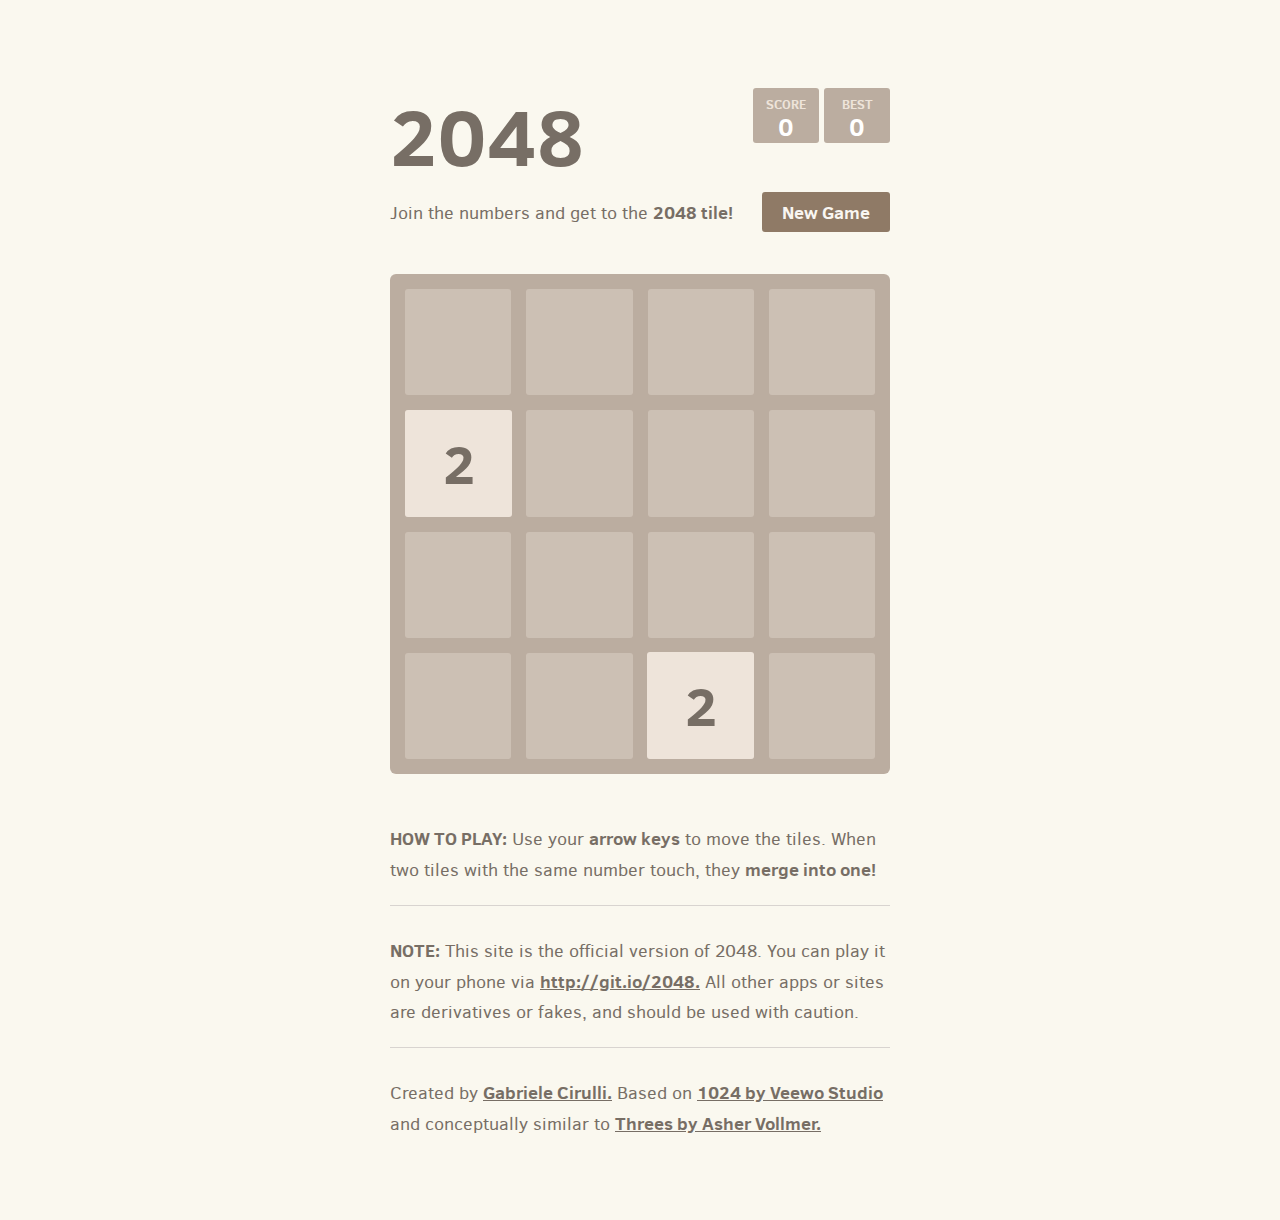
<file: 2048-master/index.html>
<!DOCTYPE html>
<html>
<head>
  <meta charset="utf-8">
  <title>2048</title>

  <link href="style/main.css" rel="stylesheet" type="text/css">
  <link rel="shortcut icon" href="favicon.ico">
  <link rel="apple-touch-icon" href="meta/apple-touch-icon.png">
  <link rel="apple-touch-startup-image" href="meta/apple-touch-startup-image-640x1096.png" media="(device-width: 320px) and (device-height: 568px) and (-webkit-device-pixel-ratio: 2)"> <!-- iPhone 5+ -->
  <link rel="apple-touch-startup-image" href="meta/apple-touch-startup-image-640x920.png"  media="(device-width: 320px) and (device-height: 480px) and (-webkit-device-pixel-ratio: 2)"> <!-- iPhone, retina -->
  <meta name="apple-mobile-web-app-capable" content="yes">
  <meta name="apple-mobile-web-app-status-bar-style" content="black">

  <meta name="HandheldFriendly" content="True">
  <meta name="MobileOptimized" content="320">
  <meta name="viewport" content="width=device-width, target-densitydpi=160dpi, initial-scale=1.0, maximum-scale=1, user-scalable=no, minimal-ui">
</head>
<body>
  <div class="container">
    <div class="heading">
      <h1 class="title">2048</h1>
      <div class="scores-container">
        <div class="score-container">0</div>
        <div class="best-container">0</div>
      </div>
    </div>

    <div class="above-game">
      <p class="game-intro">Join the numbers and get to the <strong>2048 tile!</strong></p>
      <a class="restart-button">New Game</a>
    </div>

    <div class="game-container">
      <div class="game-message">
        <p></p>
        <div class="lower">
	        <a class="keep-playing-button">Keep going</a>
          <a class="retry-button">Try again</a>
        </div>
      </div>

      <div class="grid-container">
        <div class="grid-row">
          <div class="grid-cell"></div>
          <div class="grid-cell"></div>
          <div class="grid-cell"></div>
          <div class="grid-cell"></div>
        </div>
        <div class="grid-row">
          <div class="grid-cell"></div>
          <div class="grid-cell"></div>
          <div class="grid-cell"></div>
          <div class="grid-cell"></div>
        </div>
        <div class="grid-row">
          <div class="grid-cell"></div>
          <div class="grid-cell"></div>
          <div class="grid-cell"></div>
          <div class="grid-cell"></div>
        </div>
        <div class="grid-row">
          <div class="grid-cell"></div>
          <div class="grid-cell"></div>
          <div class="grid-cell"></div>
          <div class="grid-cell"></div>
        </div>
      </div>

      <div class="tile-container">

      </div>
    </div>

    <p class="game-explanation">
      <strong class="important">How to play:</strong> Use your <strong>arrow keys</strong> to move the tiles. When two tiles with the same number touch, they <strong>merge into one!</strong>
    </p>
    <hr>
    <p>
    <strong class="important">Note:</strong> This site is the official version of 2048. You can play it on your phone via <a href="http://git.io/2048">http://git.io/2048.</a> All other apps or sites are derivatives or fakes, and should be used with caution.
    </p>
    <hr>
    <p>
    Created by <a href="http://gabrielecirulli.com" target="_blank">Gabriele Cirulli.</a> Based on <a href="https://itunes.apple.com/us/app/1024!/id823499224" target="_blank">1024 by Veewo Studio</a> and conceptually similar to <a href="http://asherv.com/threes/" target="_blank">Threes by Asher Vollmer.</a>
    </p>
  </div>

  <script src="js/bind_polyfill.js"></script>
  <script src="js/classlist_polyfill.js"></script>
  <script src="js/animframe_polyfill.js"></script>
  <script src="js/keyboard_input_manager.js"></script>
  <script src="js/html_actuator.js"></script>
  <script src="js/grid.js"></script>
  <script src="js/tile.js"></script>
  <script src="js/local_storage_manager.js"></script>
  <script src="js/game_manager.js"></script>
  <script src="js/application.js"></script>
</body>
</html>
</file>
<file: 2048-master/style/main.css>
@import url(fonts/clear-sans.css);
html, body {
  margin: 0;
  padding: 0;
  background: #faf8ef;
  color: #776e65;
  font-family: "Clear Sans", "Helvetica Neue", Arial, sans-serif;
  font-size: 18px; }

body {
  margin: 80px 0; }

.heading:after {
  content: "";
  display: block;
  clear: both; }

h1.title {
  font-size: 80px;
  font-weight: bold;
  margin: 0;
  display: block;
  float: left; }

@-webkit-keyframes move-up {
  0% {
    top: 25px;
    opacity: 1; }

  100% {
    top: -50px;
    opacity: 0; } }
@-moz-keyframes move-up {
  0% {
    top: 25px;
    opacity: 1; }

  100% {
    top: -50px;
    opacity: 0; } }
@keyframes move-up {
  0% {
    top: 25px;
    opacity: 1; }

  100% {
    top: -50px;
    opacity: 0; } }
.scores-container {
  float: right;
  text-align: right; }

.score-container, .best-container {
  position: relative;
  display: inline-block;
  background: #bbada0;
  padding: 15px 25px;
  font-size: 25px;
  height: 25px;
  line-height: 47px;
  font-weight: bold;
  border-radius: 3px;
  color: white;
  margin-top: 8px;
  text-align: center; }
  .score-container:after, .best-container:after {
    position: absolute;
    width: 100%;
    top: 10px;
    left: 0;
    text-transform: uppercase;
    font-size: 13px;
    line-height: 13px;
    text-align: center;
    color: #eee4da; }
  .score-container .score-addition, .best-container .score-addition {
    position: absolute;
    right: 30px;
    color: red;
    font-size: 25px;
    line-height: 25px;
    font-weight: bold;
    color: rgba(119, 110, 101, 0.9);
    z-index: 100;
    -webkit-animation: move-up 600ms ease-in;
    -moz-animation: move-up 600ms ease-in;
    animation: move-up 600ms ease-in;
    -webkit-animation-fill-mode: both;
    -moz-animation-fill-mode: both;
    animation-fill-mode: both; }

.score-container:after {
  content: "Score"; }

.best-container:after {
  content: "Best"; }

p {
  margin-top: 0;
  margin-bottom: 10px;
  line-height: 1.65; }

a {
  color: #776e65;
  font-weight: bold;
  text-decoration: underline;
  cursor: pointer; }

strong.important {
  text-transform: uppercase; }

hr {
  border: none;
  border-bottom: 1px solid #d8d4d0;
  margin-top: 20px;
  margin-bottom: 30px; }

.container {
  width: 500px;
  margin: 0 auto; }

@-webkit-keyframes fade-in {
  0% {
    opacity: 0; }

  100% {
    opacity: 1; } }
@-moz-keyframes fade-in {
  0% {
    opacity: 0; }

  100% {
    opacity: 1; } }
@keyframes fade-in {
  0% {
    opacity: 0; }

  100% {
    opacity: 1; } }
.game-container {
  margin-top: 40px;
  position: relative;
  padding: 15px;
  cursor: default;
  -webkit-touch-callout: none;
  -ms-touch-callout: none;
  -webkit-user-select: none;
  -moz-user-select: none;
  -ms-user-select: none;
  -ms-touch-action: none;
  touch-action: none;
  background: #bbada0;
  border-radius: 6px;
  width: 500px;
  height: 500px;
  -webkit-box-sizing: border-box;
  -moz-box-sizing: border-box;
  box-sizing: border-box; }
  .game-container .game-message {
    display: none;
    position: absolute;
    top: 0;
    right: 0;
    bottom: 0;
    left: 0;
    background: rgba(238, 228, 218, 0.5);
    z-index: 100;
    text-align: center;
    -webkit-animation: fade-in 800ms ease 1200ms;
    -moz-animation: fade-in 800ms ease 1200ms;
    animation: fade-in 800ms ease 1200ms;
    -webkit-animation-fill-mode: both;
    -moz-animation-fill-mode: both;
    animation-fill-mode: both; }
    .game-container .game-message p {
      font-size: 60px;
      font-weight: bold;
      height: 60px;
      line-height: 60px;
      margin-top: 222px; }
    .game-container .game-message .lower {
      display: block;
      margin-top: 59px; }
    .game-container .game-message a {
      display: inline-block;
      background: #8f7a66;
      border-radius: 3px;
      padding: 0 20px;
      text-decoration: none;
      color: #f9f6f2;
      height: 40px;
      line-height: 42px;
      margin-left: 9px; }
      .game-container .game-message a.keep-playing-button {
        display: none; }
    .game-container .game-message.game-won {
      background: rgba(237, 194, 46, 0.5);
      color: #f9f6f2; }
      .game-container .game-message.game-won a.keep-playing-button {
        display: inline-block; }
    .game-container .game-message.game-won, .game-container .game-message.game-over {
      display: block; }

.grid-container {
  position: absolute;
  z-index: 1; }

.grid-row {
  margin-bottom: 15px; }
  .grid-row:last-child {
    margin-bottom: 0; }
  .grid-row:after {
    content: "";
    display: block;
    clear: both; }

.grid-cell {
  width: 106.25px;
  height: 106.25px;
  margin-right: 15px;
  float: left;
  border-radius: 3px;
  background: rgba(238, 228, 218, 0.35); }
  .grid-cell:last-child {
    margin-right: 0; }

.tile-container {
  position: absolute;
  z-index: 2; }

.tile, .tile .tile-inner {
  width: 107px;
  height: 107px;
  line-height: 107px; }
.tile.tile-position-1-1 {
  -webkit-transform: translate(0px, 0px);
  -moz-transform: translate(0px, 0px);
  -ms-transform: translate(0px, 0px);
  transform: translate(0px, 0px); }
.tile.tile-position-1-2 {
  -webkit-transform: translate(0px, 121px);
  -moz-transform: translate(0px, 121px);
  -ms-transform: translate(0px, 121px);
  transform: translate(0px, 121px); }
.tile.tile-position-1-3 {
  -webkit-transform: translate(0px, 242px);
  -moz-transform: translate(0px, 242px);
  -ms-transform: translate(0px, 242px);
  transform: translate(0px, 242px); }
.tile.tile-position-1-4 {
  -webkit-transform: translate(0px, 363px);
  -moz-transform: translate(0px, 363px);
  -ms-transform: translate(0px, 363px);
  transform: translate(0px, 363px); }
.tile.tile-position-2-1 {
  -webkit-transform: translate(121px, 0px);
  -moz-transform: translate(121px, 0px);
  -ms-transform: translate(121px, 0px);
  transform: translate(121px, 0px); }
.tile.tile-position-2-2 {
  -webkit-transform: translate(121px, 121px);
  -moz-transform: translate(121px, 121px);
  -ms-transform: translate(121px, 121px);
  transform: translate(121px, 121px); }
.tile.tile-position-2-3 {
  -webkit-transform: translate(121px, 242px);
  -moz-transform: translate(121px, 242px);
  -ms-transform: translate(121px, 242px);
  transform: translate(121px, 242px); }
.tile.tile-position-2-4 {
  -webkit-transform: translate(121px, 363px);
  -moz-transform: translate(121px, 363px);
  -ms-transform: translate(121px, 363px);
  transform: translate(121px, 363px); }
.tile.tile-position-3-1 {
  -webkit-transform: translate(242px, 0px);
  -moz-transform: translate(242px, 0px);
  -ms-transform: translate(242px, 0px);
  transform: translate(242px, 0px); }
.tile.tile-position-3-2 {
  -webkit-transform: translate(242px, 121px);
  -moz-transform: translate(242px, 121px);
  -ms-transform: translate(242px, 121px);
  transform: translate(242px, 121px); }
.tile.tile-position-3-3 {
  -webkit-transform: translate(242px, 242px);
  -moz-transform: translate(242px, 242px);
  -ms-transform: translate(242px, 242px);
  transform: translate(242px, 242px); }
.tile.tile-position-3-4 {
  -webkit-transform: translate(242px, 363px);
  -moz-transform: translate(242px, 363px);
  -ms-transform: translate(242px, 363px);
  transform: translate(242px, 363px); }
.tile.tile-position-4-1 {
  -webkit-transform: translate(363px, 0px);
  -moz-transform: translate(363px, 0px);
  -ms-transform: translate(363px, 0px);
  transform: translate(363px, 0px); }
.tile.tile-position-4-2 {
  -webkit-transform: translate(363px, 121px);
  -moz-transform: translate(363px, 121px);
  -ms-transform: translate(363px, 121px);
  transform: translate(363px, 121px); }
.tile.tile-position-4-3 {
  -webkit-transform: translate(363px, 242px);
  -moz-transform: translate(363px, 242px);
  -ms-transform: translate(363px, 242px);
  transform: translate(363px, 242px); }
.tile.tile-position-4-4 {
  -webkit-transform: translate(363px, 363px);
  -moz-transform: translate(363px, 363px);
  -ms-transform: translate(363px, 363px);
  transform: translate(363px, 363px); }

.tile {
  position: absolute;
  -webkit-transition: 100ms ease-in-out;
  -moz-transition: 100ms ease-in-out;
  transition: 100ms ease-in-out;
  -webkit-transition-property: -webkit-transform;
  -moz-transition-property: -moz-transform;
  transition-property: transform; }
  .tile .tile-inner {
    border-radius: 3px;
    background: #eee4da;
    text-align: center;
    font-weight: bold;
    z-index: 10;
    font-size: 55px; }
  .tile.tile-2 .tile-inner {
    background: #eee4da;
    box-shadow: 0 0 30px 10px rgba(243, 215, 116, 0), inset 0 0 0 1px rgba(255, 255, 255, 0); }
  .tile.tile-4 .tile-inner {
    background: #ede0c8;
    box-shadow: 0 0 30px 10px rgba(243, 215, 116, 0), inset 0 0 0 1px rgba(255, 255, 255, 0); }
  .tile.tile-8 .tile-inner {
    color: #f9f6f2;
    background: #f2b179; }
  .tile.tile-16 .tile-inner {
    color: #f9f6f2;
    background: #f59563; }
  .tile.tile-32 .tile-inner {
    color: #f9f6f2;
    background: #f67c5f; }
  .tile.tile-64 .tile-inner {
    color: #f9f6f2;
    background: #f65e3b; }
  .tile.tile-128 .tile-inner {
    color: #f9f6f2;
    background: #edcf72;
    box-shadow: 0 0 30px 10px rgba(243, 215, 116, 0.2381), inset 0 0 0 1px rgba(255, 255, 255, 0.14286);
    font-size: 45px; }
    @media screen and (max-width: 520px) {
      .tile.tile-128 .tile-inner {
        font-size: 25px; } }
  .tile.tile-256 .tile-inner {
    color: #f9f6f2;
    background: #edcc61;
    box-shadow: 0 0 30px 10px rgba(243, 215, 116, 0.31746), inset 0 0 0 1px rgba(255, 255, 255, 0.19048);
    font-size: 45px; }
    @media screen and (max-width: 520px) {
      .tile.tile-256 .tile-inner {
        font-size: 25px; } }
  .tile.tile-512 .tile-inner {
    color: #f9f6f2;
    background: #edc850;
    box-shadow: 0 0 30px 10px rgba(243, 215, 116, 0.39683), inset 0 0 0 1px rgba(255, 255, 255, 0.2381);
    font-size: 45px; }
    @media screen and (max-width: 520px) {
      .tile.tile-512 .tile-inner {
        font-size: 25px; } }
  .tile.tile-1024 .tile-inner {
    color: #f9f6f2;
    background: #edc53f;
    box-shadow: 0 0 30px 10px rgba(243, 215, 116, 0.47619), inset 0 0 0 1px rgba(255, 255, 255, 0.28571);
    font-size: 35px; }
    @media screen and (max-width: 520px) {
      .tile.tile-1024 .tile-inner {
        font-size: 15px; } }
  .tile.tile-2048 .tile-inner {
    color: #f9f6f2;
    background: #edc22e;
    box-shadow: 0 0 30px 10px rgba(243, 215, 116, 0.55556), inset 0 0 0 1px rgba(255, 255, 255, 0.33333);
    font-size: 35px; }
    @media screen and (max-width: 520px) {
      .tile.tile-2048 .tile-inner {
        font-size: 15px; } }
  .tile.tile-super .tile-inner {
    color: #f9f6f2;
    background: #3c3a32;
    font-size: 30px; }
    @media screen and (max-width: 520px) {
      .tile.tile-super .tile-inner {
        font-size: 10px; } }

@-webkit-keyframes appear {
  0% {
    opacity: 0;
    -webkit-transform: scale(0);
    -moz-transform: scale(0);
    -ms-transform: scale(0);
    transform: scale(0); }

  100% {
    opacity: 1;
    -webkit-transform: scale(1);
    -moz-transform: scale(1);
    -ms-transform: scale(1);
    transform: scale(1); } }
@-moz-keyframes appear {
  0% {
    opacity: 0;
    -webkit-transform: scale(0);
    -moz-transform: scale(0);
    -ms-transform: scale(0);
    transform: scale(0); }

  100% {
    opacity: 1;
    -webkit-transform: scale(1);
    -moz-transform: scale(1);
    -ms-transform: scale(1);
    transform: scale(1); } }
@keyframes appear {
  0% {
    opacity: 0;
    -webkit-transform: scale(0);
    -moz-transform: scale(0);
    -ms-transform: scale(0);
    transform: scale(0); }

  100% {
    opacity: 1;
    -webkit-transform: scale(1);
    -moz-transform: scale(1);
    -ms-transform: scale(1);
    transform: scale(1); } }
.tile-new .tile-inner {
  -webkit-animation: appear 200ms ease 100ms;
  -moz-animation: appear 200ms ease 100ms;
  animation: appear 200ms ease 100ms;
  -webkit-animation-fill-mode: backwards;
  -moz-animation-fill-mode: backwards;
  animation-fill-mode: backwards; }

@-webkit-keyframes pop {
  0% {
    -webkit-transform: scale(0);
    -moz-transform: scale(0);
    -ms-transform: scale(0);
    transform: scale(0); }

  50% {
    -webkit-transform: scale(1.2);
    -moz-transform: scale(1.2);
    -ms-transform: scale(1.2);
    transform: scale(1.2); }

  100% {
    -webkit-transform: scale(1);
    -moz-transform: scale(1);
    -ms-transform: scale(1);
    transform: scale(1); } }
@-moz-keyframes pop {
  0% {
    -webkit-transform: scale(0);
    -moz-transform: scale(0);
    -ms-transform: scale(0);
    transform: scale(0); }

  50% {
    -webkit-transform: scale(1.2);
    -moz-transform: scale(1.2);
    -ms-transform: scale(1.2);
    transform: scale(1.2); }

  100% {
    -webkit-transform: scale(1);
    -moz-transform: scale(1);
    -ms-transform: scale(1);
    transform: scale(1); } }
@keyframes pop {
  0% {
    -webkit-transform: scale(0);
    -moz-transform: scale(0);
    -ms-transform: scale(0);
    transform: scale(0); }

  50% {
    -webkit-transform: scale(1.2);
    -moz-transform: scale(1.2);
    -ms-transform: scale(1.2);
    transform: scale(1.2); }

  100% {
    -webkit-transform: scale(1);
    -moz-transform: scale(1);
    -ms-transform: scale(1);
    transform: scale(1); } }
.tile-merged .tile-inner {
  z-index: 20;
  -webkit-animation: pop 200ms ease 100ms;
  -moz-animation: pop 200ms ease 100ms;
  animation: pop 200ms ease 100ms;
  -webkit-animation-fill-mode: backwards;
  -moz-animation-fill-mode: backwards;
  animation-fill-mode: backwards; }

.above-game:after {
  content: "";
  display: block;
  clear: both; }

.game-intro {
  float: left;
  line-height: 42px;
  margin-bottom: 0; }

.restart-button {
  display: inline-block;
  background: #8f7a66;
  border-radius: 3px;
  padding: 0 20px;
  text-decoration: none;
  color: #f9f6f2;
  height: 40px;
  line-height: 42px;
  display: block;
  text-align: center;
  float: right; }

.game-explanation {
  margin-top: 50px; }

@media screen and (max-width: 520px) {
  html, body {
    font-size: 15px; }

  body {
    margin: 20px 0;
    padding: 0 20px; }

  h1.title {
    font-size: 27px;
    margin-top: 15px; }

  .container {
    width: 280px;
    margin: 0 auto; }

  .score-container, .best-container {
    margin-top: 0;
    padding: 15px 10px;
    min-width: 40px; }

  .heading {
    margin-bottom: 10px; }

  .game-intro {
    width: 55%;
    display: block;
    box-sizing: border-box;
    line-height: 1.65; }

  .restart-button {
    width: 42%;
    padding: 0;
    display: block;
    box-sizing: border-box;
    margin-top: 2px; }

  .game-container {
    margin-top: 17px;
    position: relative;
    padding: 10px;
    cursor: default;
    -webkit-touch-callout: none;
    -ms-touch-callout: none;
    -webkit-user-select: none;
    -moz-user-select: none;
    -ms-user-select: none;
    -ms-touch-action: none;
    touch-action: none;
    background: #bbada0;
    border-radius: 6px;
    width: 280px;
    height: 280px;
    -webkit-box-sizing: border-box;
    -moz-box-sizing: border-box;
    box-sizing: border-box; }
    .game-container .game-message {
      display: none;
      position: absolute;
      top: 0;
      right: 0;
      bottom: 0;
      left: 0;
      background: rgba(238, 228, 218, 0.5);
      z-index: 100;
      text-align: center;
      -webkit-animation: fade-in 800ms ease 1200ms;
      -moz-animation: fade-in 800ms ease 1200ms;
      animation: fade-in 800ms ease 1200ms;
      -webkit-animation-fill-mode: both;
      -moz-animation-fill-mode: both;
      animation-fill-mode: both; }
      .game-container .game-message p {
        font-size: 60px;
        font-weight: bold;
        height: 60px;
        line-height: 60px;
        margin-top: 222px; }
      .game-container .game-message .lower {
        display: block;
        margin-top: 59px; }
      .game-container .game-message a {
        display: inline-block;
        background: #8f7a66;
        border-radius: 3px;
        padding: 0 20px;
        text-decoration: none;
        color: #f9f6f2;
        height: 40px;
        line-height: 42px;
        margin-left: 9px; }
        .game-container .game-message a.keep-playing-button {
          display: none; }
      .game-container .game-message.game-won {
        background: rgba(237, 194, 46, 0.5);
        color: #f9f6f2; }
        .game-container .game-message.game-won a.keep-playing-button {
          display: inline-block; }
      .game-container .game-message.game-won, .game-container .game-message.game-over {
        display: block; }

  .grid-container {
    position: absolute;
    z-index: 1; }

  .grid-row {
    margin-bottom: 10px; }
    .grid-row:last-child {
      margin-bottom: 0; }
    .grid-row:after {
      content: "";
      display: block;
      clear: both; }

  .grid-cell {
    width: 57.5px;
    height: 57.5px;
    margin-right: 10px;
    float: left;
    border-radius: 3px;
    background: rgba(238, 228, 218, 0.35); }
    .grid-cell:last-child {
      margin-right: 0; }

  .tile-container {
    position: absolute;
    z-index: 2; }

  .tile, .tile .tile-inner {
    width: 58px;
    height: 58px;
    line-height: 58px; }
  .tile.tile-position-1-1 {
    -webkit-transform: translate(0px, 0px);
    -moz-transform: translate(0px, 0px);
    -ms-transform: translate(0px, 0px);
    transform: translate(0px, 0px); }
  .tile.tile-position-1-2 {
    -webkit-transform: translate(0px, 67px);
    -moz-transform: translate(0px, 67px);
    -ms-transform: translate(0px, 67px);
    transform: translate(0px, 67px); }
  .tile.tile-position-1-3 {
    -webkit-transform: translate(0px, 135px);
    -moz-transform: translate(0px, 135px);
    -ms-transform: translate(0px, 135px);
    transform: translate(0px, 135px); }
  .tile.tile-position-1-4 {
    -webkit-transform: translate(0px, 202px);
    -moz-transform: translate(0px, 202px);
    -ms-transform: translate(0px, 202px);
    transform: translate(0px, 202px); }
  .tile.tile-position-2-1 {
    -webkit-transform: translate(67px, 0px);
    -moz-transform: translate(67px, 0px);
    -ms-transform: translate(67px, 0px);
    transform: translate(67px, 0px); }
  .tile.tile-position-2-2 {
    -webkit-transform: translate(67px, 67px);
    -moz-transform: translate(67px, 67px);
    -ms-transform: translate(67px, 67px);
    transform: translate(67px, 67px); }
  .tile.tile-position-2-3 {
    -webkit-transform: translate(67px, 135px);
    -moz-transform: translate(67px, 135px);
    -ms-transform: translate(67px, 135px);
    transform: translate(67px, 135px); }
  .tile.tile-position-2-4 {
    -webkit-transform: translate(67px, 202px);
    -moz-transform: translate(67px, 202px);
    -ms-transform: translate(67px, 202px);
    transform: translate(67px, 202px); }
  .tile.tile-position-3-1 {
    -webkit-transform: translate(135px, 0px);
    -moz-transform: translate(135px, 0px);
    -ms-transform: translate(135px, 0px);
    transform: translate(135px, 0px); }
  .tile.tile-position-3-2 {
    -webkit-transform: translate(135px, 67px);
    -moz-transform: translate(135px, 67px);
    -ms-transform: translate(135px, 67px);
    transform: translate(135px, 67px); }
  .tile.tile-position-3-3 {
    -webkit-transform: translate(135px, 135px);
    -moz-transform: translate(135px, 135px);
    -ms-transform: translate(135px, 135px);
    transform: translate(135px, 135px); }
  .tile.tile-position-3-4 {
    -webkit-transform: translate(135px, 202px);
    -moz-transform: translate(135px, 202px);
    -ms-transform: translate(135px, 202px);
    transform: translate(135px, 202px); }
  .tile.tile-position-4-1 {
    -webkit-transform: translate(202px, 0px);
    -moz-transform: translate(202px, 0px);
    -ms-transform: translate(202px, 0px);
    transform: translate(202px, 0px); }
  .tile.tile-position-4-2 {
    -webkit-transform: translate(202px, 67px);
    -moz-transform: translate(202px, 67px);
    -ms-transform: translate(202px, 67px);
    transform: translate(202px, 67px); }
  .tile.tile-position-4-3 {
    -webkit-transform: translate(202px, 135px);
    -moz-transform: translate(202px, 135px);
    -ms-transform: translate(202px, 135px);
    transform: translate(202px, 135px); }
  .tile.tile-position-4-4 {
    -webkit-transform: translate(202px, 202px);
    -moz-transform: translate(202px, 202px);
    -ms-transform: translate(202px, 202px);
    transform: translate(202px, 202px); }

  .tile .tile-inner {
    font-size: 35px; }

  .game-message p {
    font-size: 30px !important;
    height: 30px !important;
    line-height: 30px !important;
    margin-top: 90px !important; }
  .game-message .lower {
    margin-top: 30px !important; } }
</file>
